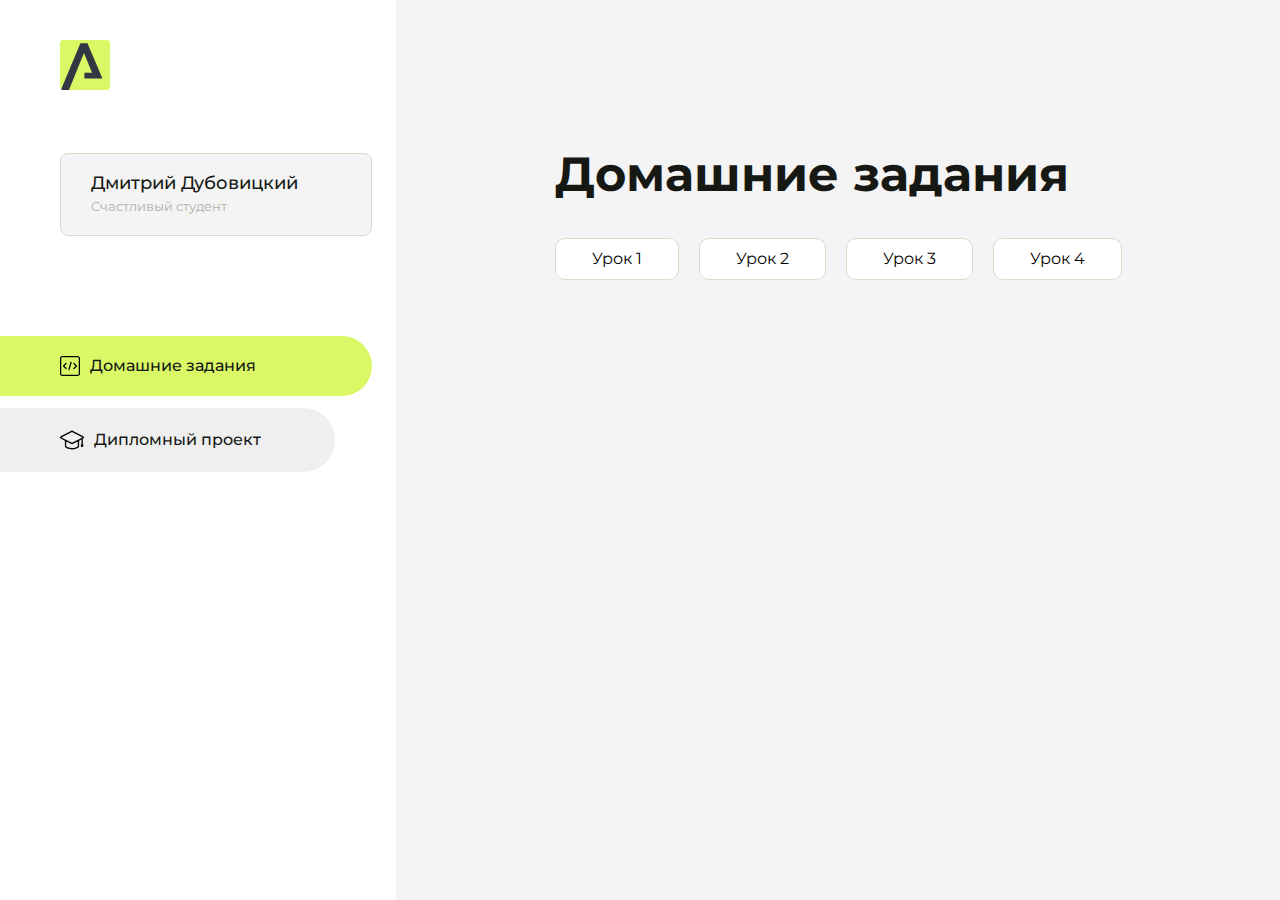
<file: index.html>
<!DOCTYPE html>
<html lang="en">
<head>
    <meta charset="UTF-8">
    <meta name="viewport" content="width=device-width, initial-scale=1.0">
    <title>Домашняя работа</title>
    <link rel="shortcut icon" href="src/logo.ico" type="image/x-icon">
    <link rel="preconnect" href="https://fonts.googleapis.com">
    <link rel="preconnect" href="https://fonts.gstatic.com" crossorigin>
    <link href="https://fonts.googleapis.com/css2?family=Montserrat:wght@400;500;700&family=Rubik:wght@500&display=swap"
          rel="stylesheet">
    <link rel="stylesheet" href="src/style.css">
</head>
<body id="body">
<div class="overlay" id="overlay"></div>
<div class="layout">
    <div class="burger" id="burger">
        <svg viewBox="0 0 24 24" fill="none" xmlns="http://www.w3.org/2000/svg">
            <g id="SVGRepo_bgCarrier" stroke-width="0"></g>
            <g id="SVGRepo_tracerCarrier" stroke-linecap="round" stroke-linejoin="round"></g>
            <g id="SVGRepo_iconCarrier">
                <path d="M4 18L20 18" stroke="#DAF765" stroke-width="2" stroke-linecap="round"></path>
                <path d="M4 12L20 12" stroke="#DAF765" stroke-width="2" stroke-linecap="round"></path>
                <path d="M4 6L20 6" stroke="#DAF765" stroke-width="2" stroke-linecap="round"></path>
            </g>
        </svg>
    </div>
    <aside class="sidebar" id="sidebar">
        <div class="sidebar__inner">
            <div class="logo">
                <svg width="50" height="50" viewBox="0 0 50 50" fill="none" xmlns="http://www.w3.org/2000/svg">
                    <g clip-path="url(#clip0_513_74730)">
                        <path d="M46.17 -0.257004H3.83C1.57281 -0.257004 -0.257 1.57281 -0.257 3.83V46.17C-0.257 48.4272 1.57281 50.257 3.83 50.257H46.17C48.4272 50.257 50.257 48.4272 50.257 46.17V3.83C50.257 1.57281 48.4272 -0.257004 46.17 -0.257004Z"
                              fill="#DAF765"/>
                        <path d="M24.375 38.4H42.461L27.441 3.1585H20.4355C20.4355 3.1585 6.7895 35.881 1.1945 49.294C2.015 50.0275 3.0945 50.257 3.6945 50.257H8.8445L23.954 13.07L32.0465 32.8285H24.375V38.4Z"
                              fill="#323843"/>
                    </g>
                    <defs>
                        <clipPath id="clip0_513_74730">
                            <rect width="50" height="50" fill="white"/>
                        </clipPath>
                    </defs>
                </svg>
            </div>
            <div class="sidebar__user">
                <div class="sidebar__name">Дмитрий Дубовицкий</div>
                <div class="sidebar__text">Счастливый студент</div>
            </div>
            <div class="sidebar__tabs">
                <div class="sidebar__item">
                    <button class="sidebar__button active" id="tasks">
                        <svg xmlns="http://www.w3.org/2000/svg" width="20" height="20" viewBox="0 0 20 20" fill="none">
                            <g clip-path="url(#clip0_704_74543)">
                                <path d="M17.7083 20H2.29167C1.0275 20 0 18.9725 0 17.7083V2.29167C0 1.0275 1.0275 0 2.29167 0H17.7083C18.9725 0 20 1.0275 20 2.29167V17.7083C20 18.9725 18.9725 20 17.7083 20ZM2.29167 1.25C1.7175 1.25 1.25 1.7175 1.25 2.29167V17.7083C1.25 18.2825 1.7175 18.75 2.29167 18.75H17.7083C18.2825 18.75 18.75 18.2825 18.75 17.7083V2.29167C18.75 1.7175 18.2825 1.25 17.7083 1.25H2.29167Z"
                                      fill="black"/>
                                <path d="M6.04167 13.125C5.88167 13.125 5.72167 13.0642 5.6 12.9417L3.1 10.4417C2.85583 10.1975 2.85583 9.80167 3.1 9.5575L5.6 7.0575C5.84417 6.81333 6.24 6.81333 6.48417 7.0575C6.72833 7.30167 6.72833 7.6975 6.48417 7.94167L4.42583 10L6.48417 12.0583C6.72833 12.3025 6.72833 12.6983 6.48417 12.9425C6.36167 13.0642 6.20167 13.125 6.04167 13.125Z"
                                      fill="black"/>
                                <path d="M8.95833 14.1667C8.9 14.1667 8.84 14.1583 8.78167 14.1417C8.45083 14.0442 8.26083 13.6967 8.35833 13.3658L10.4417 6.28251C10.5392 5.95084 10.8892 5.76417 11.2175 5.85917C11.5483 5.95667 11.7383 6.30417 11.6408 6.63501L9.5575 13.7183C9.47833 13.9908 9.22833 14.1667 8.95833 14.1667Z"
                                      fill="black"/>
                                <path d="M13.9583 13.125C13.7983 13.125 13.6383 13.0642 13.5167 12.9417C13.2725 12.6975 13.2725 12.3017 13.5167 12.0575L15.575 9.99916L13.5167 7.94083C13.2725 7.69666 13.2725 7.30083 13.5167 7.05666C13.7608 6.81249 14.1567 6.81249 14.4008 7.05666L16.9008 9.55666C17.145 9.80083 17.145 10.1967 16.9008 10.4408L14.4008 12.9408C14.2783 13.0642 14.1183 13.125 13.9583 13.125Z"
                                      fill="black"/>
                            </g>
                            <defs>
                                <clipPath id="clip0_704_74543">
                                    <rect width="20" height="20" fill="white"/>
                                </clipPath>
                            </defs>
                        </svg>
                        <span>Домашние задания</span></button>
                </div>
                <div class="sidebar__item">
                    <button class="sidebar__button" id="diplom">
                        <svg xmlns="http://www.w3.org/2000/svg" width="24" height="24" viewBox="0 0 24 24" fill="none">
                            <g clip-path="url(#clip0_704_74553)">
                                <path d="M23.2628 10.5971C23.7176 10.365 24 9.90375 24 9.39337C24 8.883 23.7176 8.42175 23.2628 8.18962L12.6135 2.75362C12.2291 2.55824 11.7705 2.55787 11.3854 2.75399L0.736875 8.19C0.282375 8.42175 0 8.883 0 9.39337C0 9.90375 0.282375 10.365 0.736875 10.5971L4.89038 12.7177V18.2074C4.89038 19.8154 8.412 21.393 12 21.393C15.5884 21.393 19.1096 19.815 19.1096 18.2074V12.7174L21.4609 11.517V15.8017L20.901 17.2305C20.7409 17.6389 20.7934 18.0994 21.0405 18.4616C21.2876 18.8246 21.6979 19.041 22.1366 19.041C22.5754 19.041 22.9852 18.8246 23.2324 18.462C23.4795 18.099 23.532 17.6385 23.3719 17.2301L22.8124 15.8021V10.827L23.2628 10.5971ZM17.7623 18.1721C17.6198 18.6375 15.3491 20.0419 12 20.0419C8.65088 20.0419 6.38025 18.6375 6.2415 18.2074V12.3037L6.23887 12.3019C6.23812 12.057 6.1065 11.8207 5.87325 11.7019L1.3515 9.39337L12 3.95737L22.6489 9.39337L12 14.8294L5.87325 11.7019C5.54063 11.5331 4.6695 11.6674 4.5 12C4.33012 12.3322 4.55813 12.5479 4.89038 12.7177L11.3857 16.0331C11.5781 16.1314 11.7889 16.1805 12 16.1805C12.2107 16.1805 12.4222 16.1314 12.6146 16.0331L17.7593 13.407L17.7623 18.1721Z"
                                      fill="black"/>
                            </g>
                            <defs>
                                <clipPath id="clip0_704_74553">
                                    <rect width="24" height="24" fill="white"/>
                                </clipPath>
                            </defs>
                        </svg>
                        <span>Дипломный проект</span></button>
                </div>
            </div>
        </div>

    </aside>
    <div class="content">
        <div class="container">
            <div class="content__block" id="tasksBlock">
                <div class="content__title">Домашние задания</div>
                <ul class="content__list">
                    <li class="content__list-item">
                        <a href="Teach/index.html">Урок 1</a>
                    </li>
                     <li class="content__list-item">
                        <a href="info/index.html">Урок 2</a>
                    </li>
                      <li class="content__list-item">
                        <a href="homework/index.html">Урок 3</a>
                    </li>
                     <li class="content__list-item">
                        <a href="css/index.html">Урок 4</a>
                    </li>
                </ul>
            </div>
            <div class="content__block hidden" id="diplomBlock">
                <div class="content__title">Дипломный проект</div>
                <div class="content__list-diplom">
                    <a href="ПАПКА-С-НОМЕРОМ-УРОКА">Ссылка на ДЗ</a>
                </div>
                <div class="content__decor">
                    <div class="content__decor-text">Давай проверим, чему ты научился!</div>
                    <div class="content__decor-img">
                        <img src="src/decor.png" alt="decor">
                    </div>
                </div>
            </div>
        </div>
    </div>
</div>
<script src="src/index.js"></script>
</body>
</html>
</file>
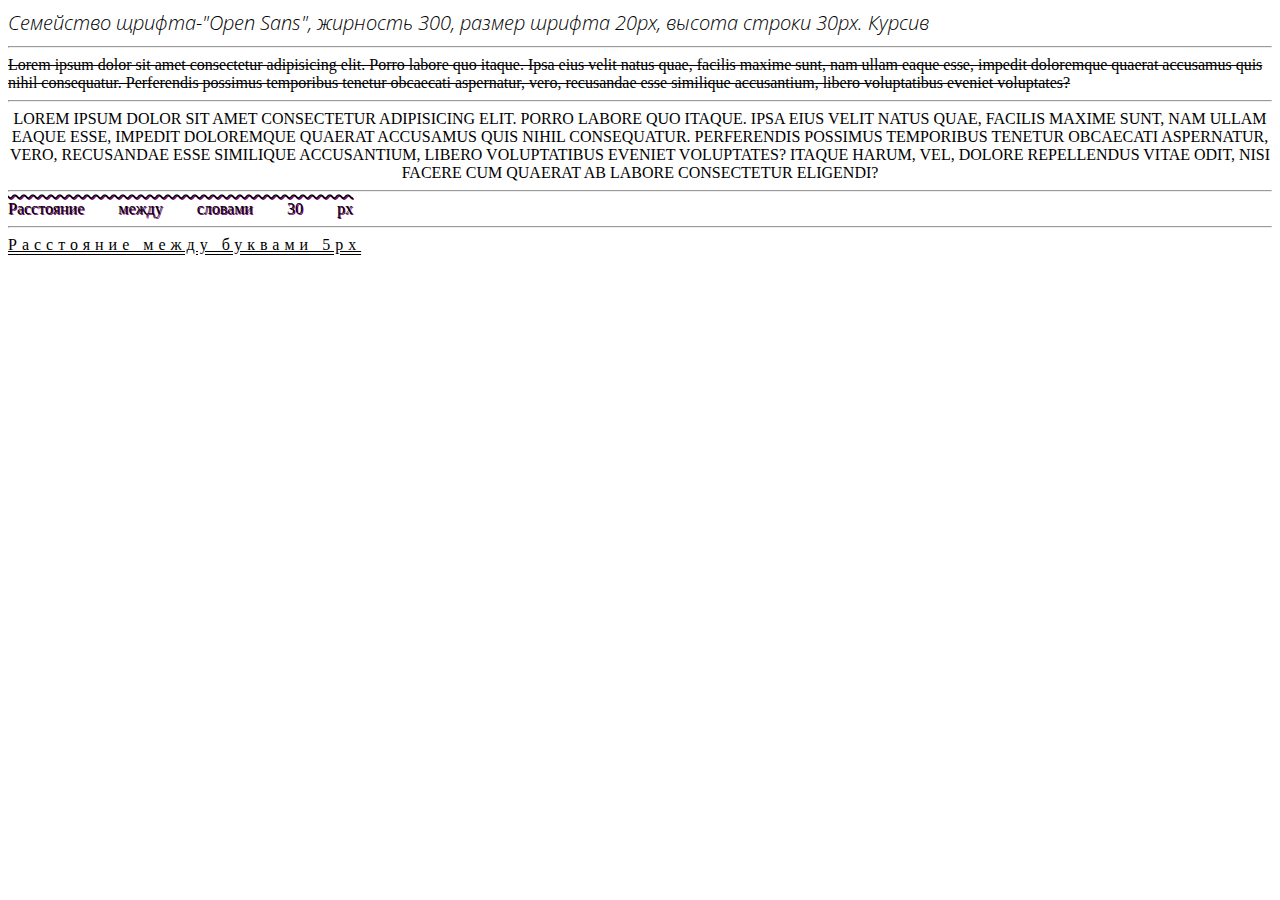
<file: css/index.html>
<!DOCTYPE html>
<html lang="en">

<head>
    <meta charset="UTF-8">
    <meta name="viewport" content="width=device-width, initial-scale=1.0">
    <title>Document</title>
    <link rel="preconnect" href="https://fonts.googleapis.com">
    <link rel="preconnect" href="https://fonts.gstatic.com" crossorigin>
    <link href="https://fonts.googleapis.com/css2?family=Open+Sans:ital,wght@0,300..800;1,300..800&display=swap"
        rel="stylesheet">
    <link rel="stylesheet" href="./css/style.css">
</head>

<body>
    <div class="some-text">
        Семейство щрифта-"Open Sans", жирность 300, размер шрифта 20px, высота строки 30px. Курсив
    </div>
    <hr>

    <div class="block">
        Lorem ipsum dolor sit amet consectetur adipisicing elit. Porro labore quo itaque. Ipsa eius velit natus quae,
        facilis maxime sunt, nam ullam eaque esse, impedit doloremque quaerat accusamus quis nihil consequatur.
        Perferendis possimus temporibus tenetur obcaecati aspernatur, vero, recusandae esse similique accusantium,
        libero voluptatibus eveniet voluptates? 
    </div>
    <hr>

    <div class="slick">
        Lorem ipsum dolor sit amet consectetur adipisicing elit. Porro labore quo itaque. Ipsa eius velit natus quae,
        facilis maxime sunt, nam ullam eaque esse, impedit doloremque quaerat accusamus quis nihil consequatur.
        Perferendis possimus temporibus tenetur obcaecati aspernatur, vero, recusandae esse similique accusantium,
        libero voluptatibus eveniet voluptates? Itaque harum, vel, dolore repellendus vitae odit, nisi facere cum
        quaerat ab labore consectetur eligendi?
    </div>
    <hr>

    <div class="my">
        Расстояние между словами 30 px
    </div>
    <hr>

    <div class="salt">
        Расстояние между буквами 5px
    </div>
</body>

</html>
</file>
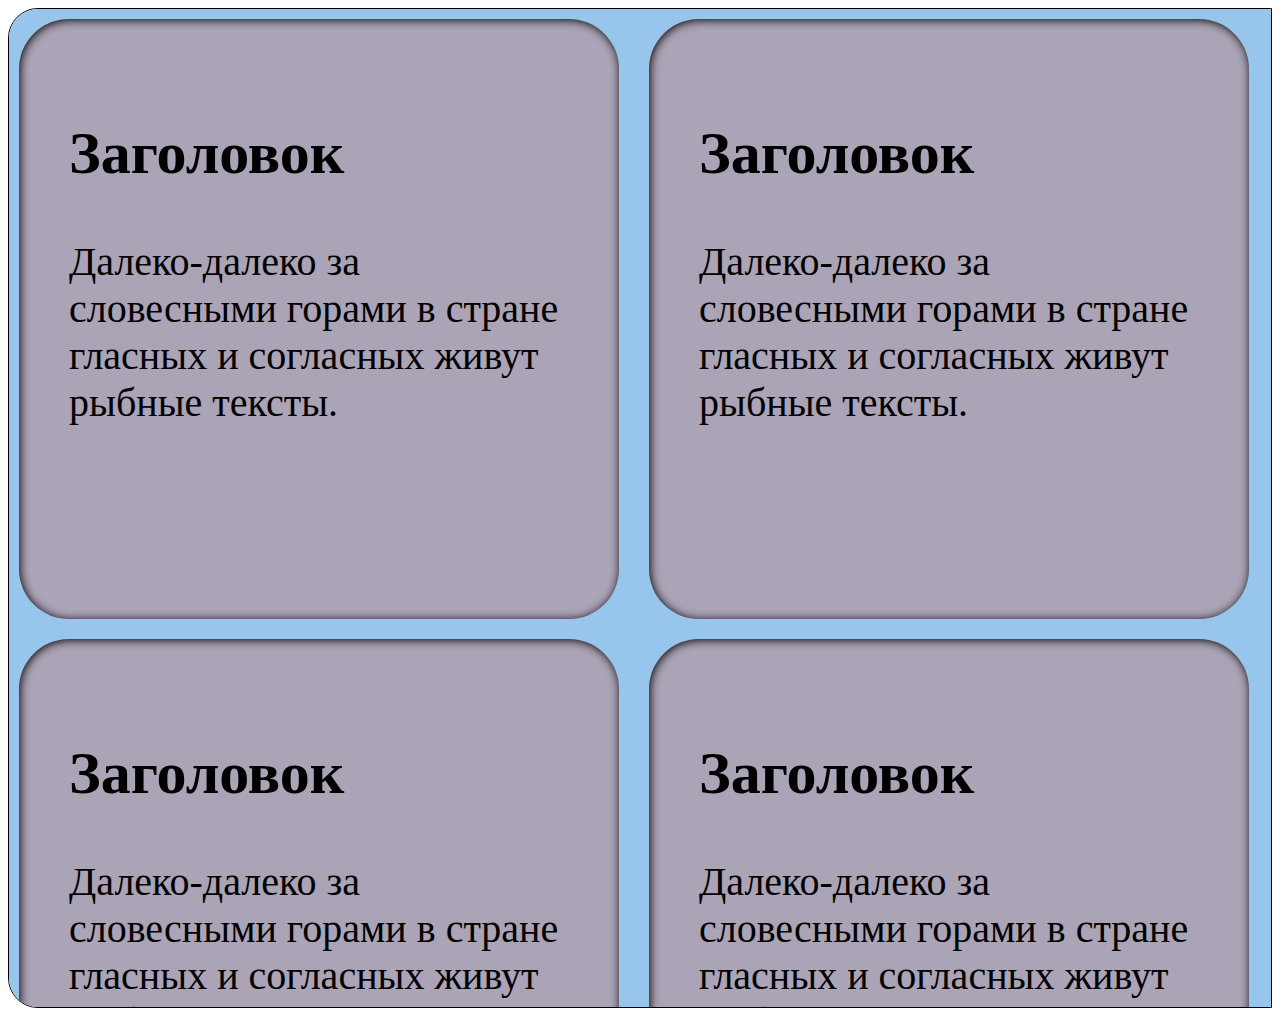
<file: Easy CSS/index.html>
<!DOCTYPE html>
<html lang="en">
<head>
    <meta charset="UTF-8">
    <meta name="viewport" content="width=device-width, initial-scale=1.0">
    <title>Document</title>
    <link rel="stylesheet" href="./css/style.css">
</head>
<body>
    <div class="block">
        <div class="border">
            <h2>Заголовок</h2>
            Далеко-далеко за словесными горами в стране гласных и согласных живут рыбные тексты.
        </div>
        <div class="border">
            <h2>Заголовок</h2>
            Далеко-далеко за словесными горами в стране гласных и согласных живут рыбные тексты.
        </div>
        <div class="border">
            <h2>Заголовок</h2>
            Далеко-далеко за словесными горами в стране гласных и согласных живут рыбные тексты.
        </div>
        <div class="border">
            <h2>Заголовок</h2>
            Далеко-далеко за словесными горами в стране гласных и согласных живут рыбные тексты.
        </div>
        <div class="border">
            <h2>Заголовок</h2>
            Далеко-далеко за словесными горами в стране гласных и согласных живут рыбные тексты.
        </div>
        <div class="border">
            <h2>Заголовок</h2>
            Далеко-далеко за словесными горами в стране гласных и согласных живут рыбные тексты.
        </div>
        <div class="border">
            <h2>Заголовок</h2>
            Далеко-далеко за словесными горами в стране гласных и согласных живут рыбные тексты.
        </div>
        <div class="border">
            <h2>Заголовок</h2>
            Далеко-далеко за словесными горами в стране гласных и согласных живут рыбные тексты.
        </div>
        <div class="border">
            <h2>Заголовок</h2>
            Далеко-далеко за словесными горами в стране гласных и согласных живут рыбные тексты.
        </div>
        <div class="border">
            <h2>Заголовок</h2>
            Далеко-далеко за словесными горами в стране гласных и согласных живут рыбные тексты.
        </div>
        <div class="border">
            <h2>Заголовок</h2>
            Далеко-далеко за словесными горами в стране гласных и согласных живут рыбные тексты.
        </div>
    </div>
</body>
</html>
</file>
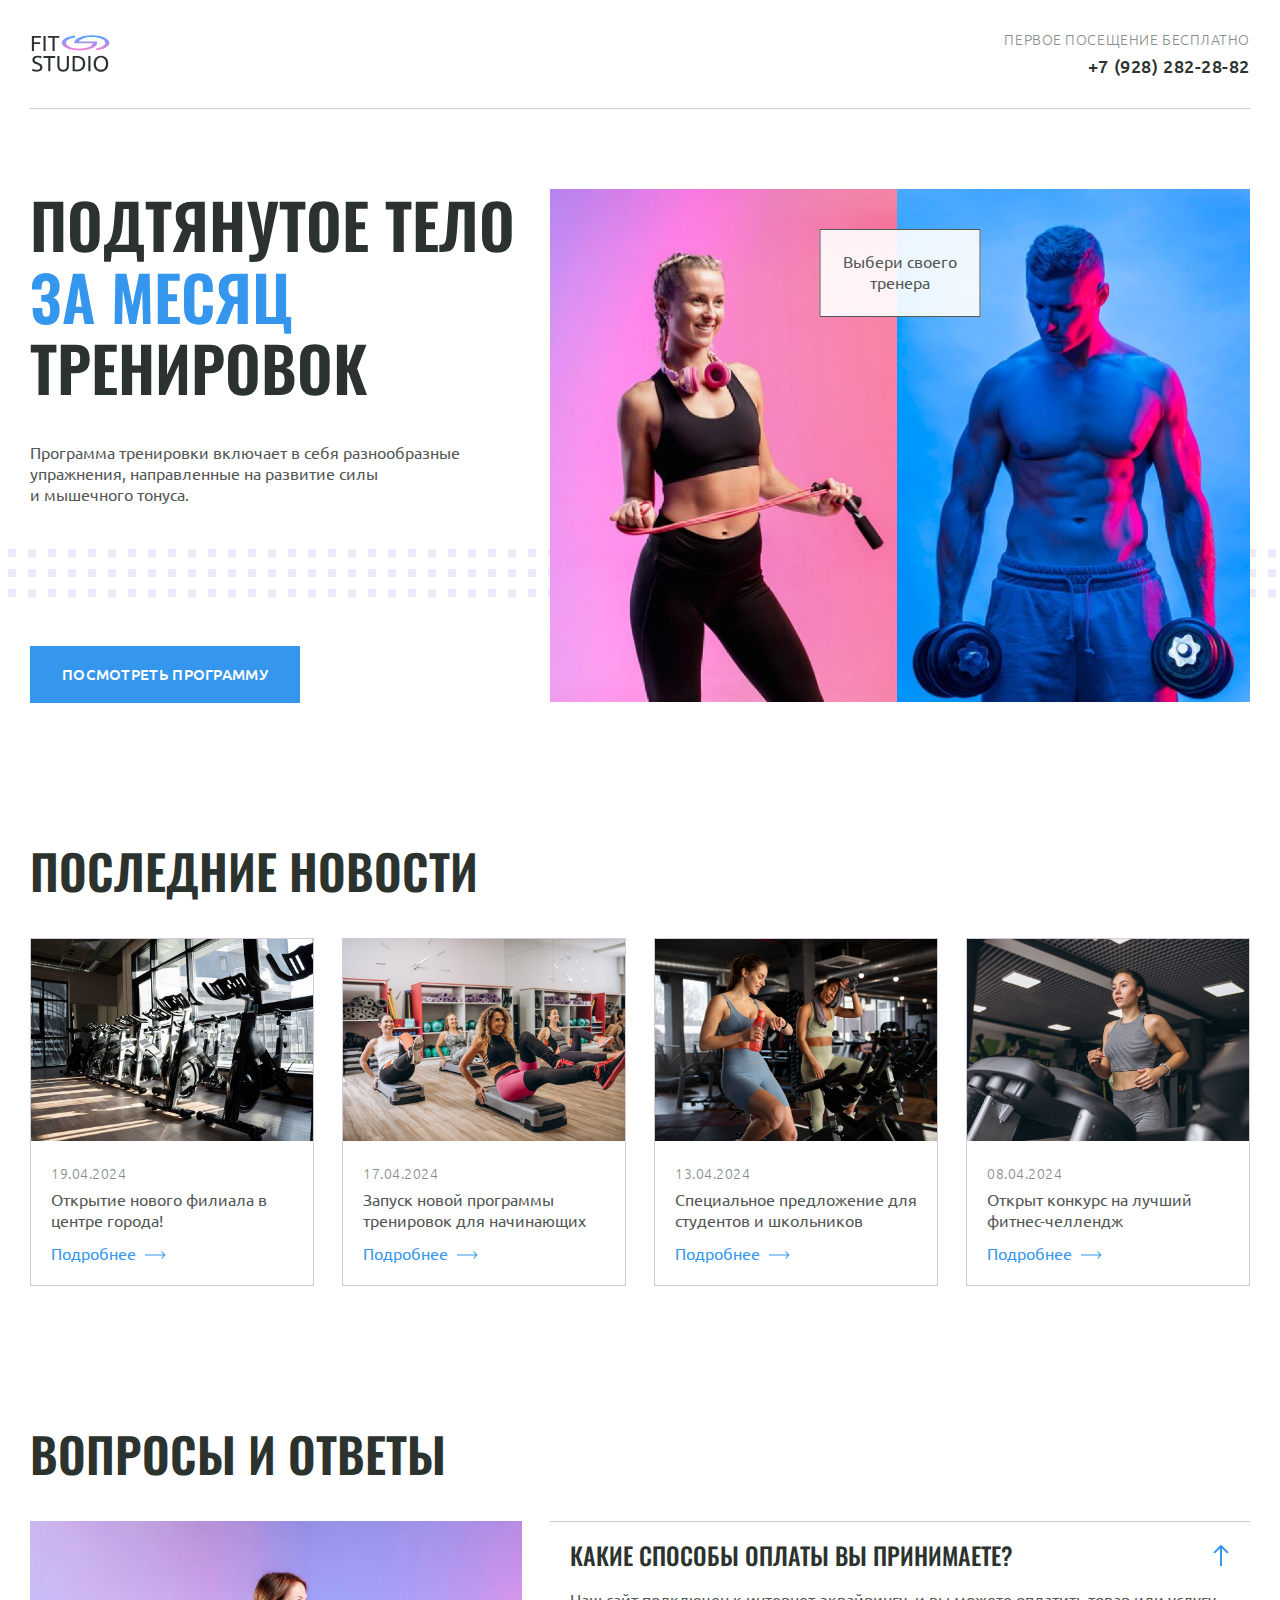
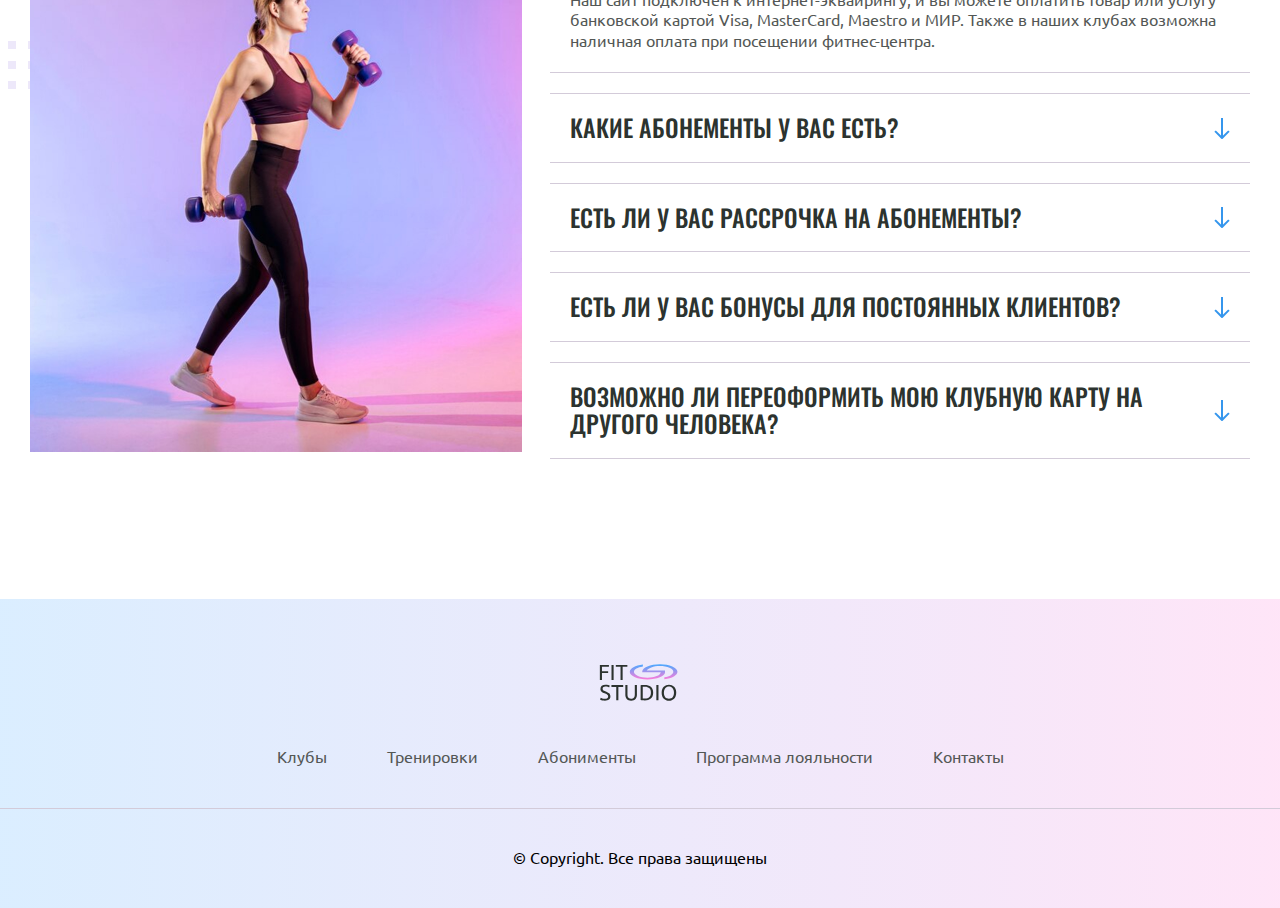
<file: fit-studio-b/index.html>
<!doctype html>
<html lang="ru" class="home-page">
  <head>
    <meta charset="UTF-8" />
    <meta name="viewport" content="width=device-width, initial-scale=1.0" />
    <title>Fit Studio - Главная</title>
    <link rel="stylesheet" href="./css/normalize.css" />
    <link rel="stylesheet" href="./css/fonts.css" />
    <link rel="stylesheet" href="./css/globals.css" />
    <link rel="stylesheet" href="./css/header.css" />
    <link rel="stylesheet" href="./css/index.css" />
    <link rel="stylesheet" href="./css/footer.css">
    <link
      rel="icon"
      href="./images/favicon-icon.svg"
      type="image/svg+xml"
      sizes="128x128"
    />
  </head>
  <body>
    <header class="header">
      <div class="container">
        <div class="header__inner">
          <a class="header__logo" href="/">
            <img class="header__logo-img" src="./images/logo-icon.svg" width="84" height="45" alt="Логотип Fit-Studio" />
          </a>
        <div class="header__phone text-sub">
          <p class="header__phone-text">Первое посещение бесплатно</p>
          <a class="header__phone-link" href="tel:+79282822882">+7 (928) 282-28-82</a>
        </div>
      </div>
    </header>
    <section class="hero section decor">
      <div class="container hero__container">
        <div class="hero__info">
          <h1 class="hero__title">Подтянутое тело <strong class="hero__title-accent">за месяц</strong> тренировок</h1>
          <p class="hero__text text">Программа тренировки включает в себя разнообразные упражнения, направленные на развитие силы и мышечного тонуса.</p>
          <a href="#" class="hero__show-program button" tabindex="1">Посмотреть программу</a>
        </div>
        <div class="hero__images">
          <p class="text hero__choose">Выбери своего тренера</p>
          <img class="hero__img" src="./images/sw-img.jpg" alt="Спортивная девушка держит в руках скакалку" width="347" height="513">
          <img class="hero__img hero__img--man"  src="./images/sm-img.jpg" alt="Спортивный мужчина держит в руках гантели" width="353" height="513">
        </div>
      </div>
    </section>
    <section class="news">
      <div class="container">
        <h2 class="nerws__title title-large">Последние новости</h2>
        <div class="news__container">
          <article class="news__article">
            <header class="news__header">
              <img class="news__img" src="./news/news-img-1.jpg" width="284" height="203" alt="Велотренажеры в спорт. зале">
              <div class="news__info">
                <time class="news__date text-sub" datetime="2024-04-19">
                  19.04.2024
                </time>
                <h3 class="news__title-small text">Открытие нового филиала в центре города!</h3>
              </div>
            </header>
            <footer class="news__footer">
              <a class="news__link" href="article.html">Подробнее</a>
            </footer>
          </article>
          <article class="news__article">
            <header class="news__header">
              <img class="news-img" src="./news/news-img-2.jpg" width="284" height="203" alt="Группа женщин выполняет упражнение велосипед">
              <div class="news__info">
                <time class="news__date text-sub" datetime="2024-04-17">
                  17.04.2024
                </time>
                <h3 class="news__title-small text">Запуск новой программы тренировок для начинающих</h3>
              </div>
            </header>
            <footer class="news__footer">
              <a class="news__link" href="article.html">Подробнее</a>
            </footer>
          </article>
          <article class="news__article">
            <header class="news__header">
              <img class="news__img" src="./news/news-img-3.jpg" width="284" height="203" alt="Две девушки занимаются на велотренажере">
              <div class="news__info">
                <time class="news__date text-sub" datetime="2024-04-13">
                  13.04.2024
                </time>
                <h3 class="news__title-small text">Специальное предложение для студентов и школьников</h3>
              </div>
            </header>
            <footer class="news__footer">
              <a class="news__link" href="article.html">Подробнее</a>
            </footer>
          </article>
          <article class="news__article">
            <header class="news__header">
              <img class="news__img" src="./news/news-img-4.jpg" width="284" height="203" alt="Девушка занимается на беговой дорожке">
              <div class="news__info">
                <time class="news__date text-sub" datetime="2024-04-08">
                  08.04.2024
                </time>
                <h3 class="news__title-small text">Открыт конкурс на лучший фитнес-челлендж</h3>
              </div>
            </header>
            <footer class="news__footer">
              <a class="news__link" href="article.html">Подробнее</a>
            </footer>
          </article>
        </div>
      </div>
    </section>
    <section class="faq section decor">
      <div class="container">
        <h2 class="faq__title title-large">Вопросы и ответы</h2>
        <div class="faq__container">
          <img class="faq__img" src="./images/FAQ-img.jpg" width="492" height="531" alt="Девушка выполняет упражнения с гантелями">
          <div>
            <details class="faq__details" name="faq" open>
              <summary class="faq__summary title-medium">Какие способы оплаты вы принимаете?</summary>
              <p class="faq__text text">Наш сайт подключен к интернет-эквайрингу, и вы можете оплатить товар или услугу банковской картой Visa, MasterCard, Maestro и МИР.
 Также в наших клубах возможна наличная оплата при посещении фитнес-центра.</p>
            </details>
            <details class="faq__details" name="faq">
              <summary class="faq__summary title-medium">Какие абонементы у вас есть?</summary>
              <p class="faq__text text">Наш сайт подключен к интернет-эквайрингу, и вы можете оплатить товар или услугу банковской картой Visa, MasterCard, Maestro и МИР.
 Также в наших клубах возможна наличная оплата при посещении фитнес-центра.</p>
            </details>            
            <details class="faq__details" name="faq">
              <summary class="faq__summary title-medium">Есть ли у вас рассрочка на абонементы?</summary>
              <p class="faq__text text">Наш сайт подключен к интернет-эквайрингу, и вы можете оплатить товар или услугу банковской картой Visa, MasterCard, Maestro и МИР.
 Также в наших клубах возможна наличная оплата при посещении фитнес-центра.</p>
            </details>            
            <details class="faq__details" name="faq">
              <summary class="faq__summary title-medium">Есть ли у вас бонусы для постоянных клиентов?</summary>
              <p class="faq__text text">Наш сайт подключен к интернет-эквайрингу, и вы можете оплатить товар или услугу банковской картой Visa, MasterCard, Maestro и МИР.
 Также в наших клубах возможна наличная оплата при посещении фитнес-центра.</p>
            </details>            
            <details class="faq__details" name="faq">
              <summary class="faq__summary title-medium">Возможно ли переоформить мою клубную карту на другого человека?</summary>
              <p class="faq__text text">Наш сайт подключен к интернет-эквайрингу, и вы можете оплатить товар или услугу банковской картой Visa, MasterCard, Maestro и МИР.
 Также в наших клубах возможна наличная оплата при посещении фитнес-центра.</p>
            </details>
          </div>
        </div>
      </div>
    </section>
    <footer class="footer">
      <div class="footer__top">
        <div class="container">
          <a class="footer__logo" href="/">
            <img class="footer__img" src="./images/logo-icon.svg" width="84" height="45" alt="Логотип Fit-Studio" />
          </a>
          <nav class="footer__menu">
            <ul class="footer__list">
              <li class="footer__numder"><a class="footer__link" href="#">Клубы</a></li>
              <li class="footer__numder"><a class="footer__link" href="#">Тренировки</a></li>
              <li class="footer__numder"><a class="footer__link" href="#">Абонименты</a></li>
              <li class="footer__numder"><a class="footer__link" href="#">Программа лояльности</a></li>
              <li class="footer__numder"><a class="footer__link" href="#">Контакты</a></li>
            </ul>
          </nav>
          </div>
      </div>
    <div class="container">
      <p class="footer-copyright">&copy; Copyright. Все права защищены</p>
    </div>
    </footer>
  </body>
</html>
</file>
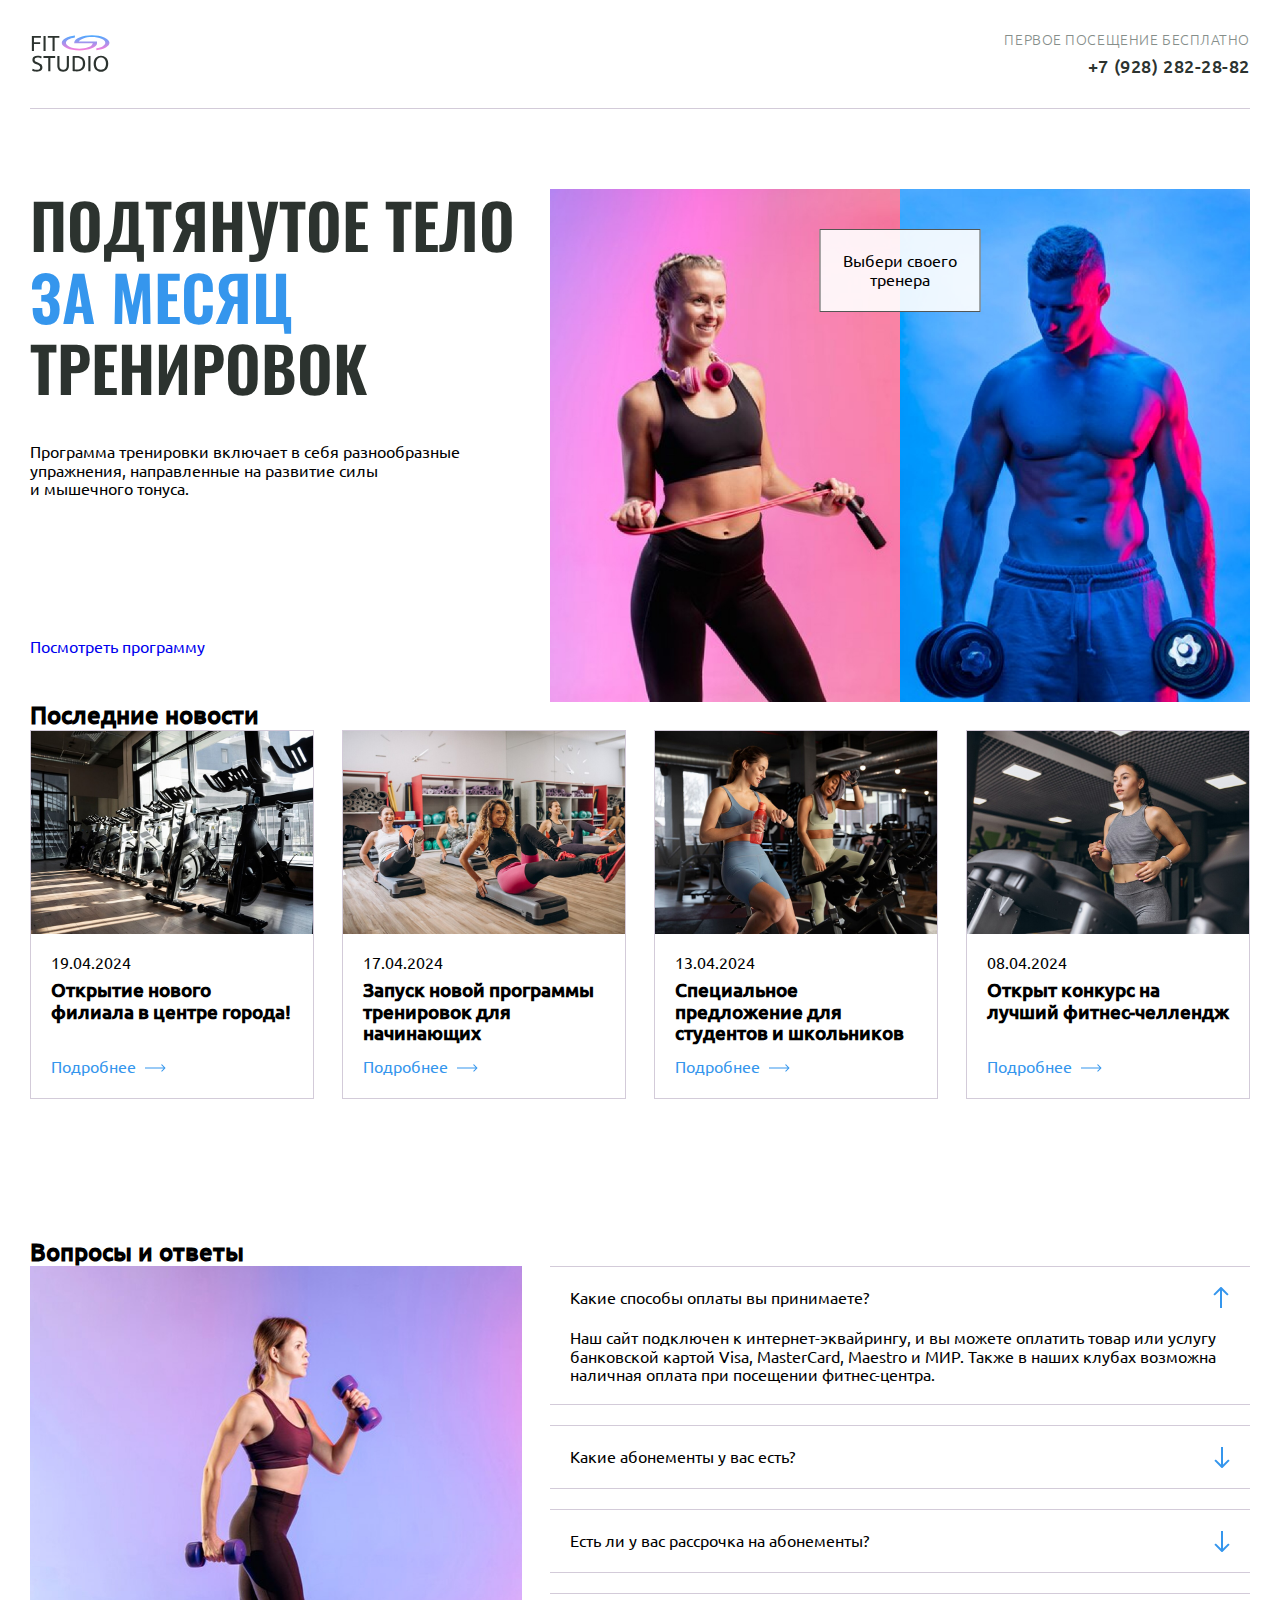
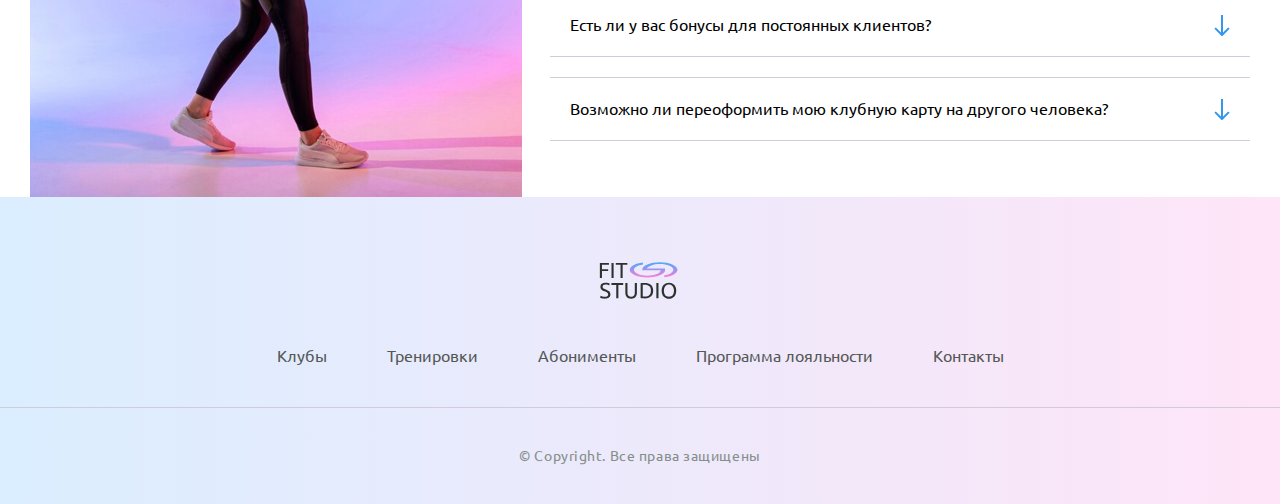
<file: fit-studio-hf/index.html>
<!doctype html>
<html lang="ru" class="home-page">
  <head>
    <meta charset="UTF-8" />
    <meta name="viewport" content="width=device-width, initial-scale=1.0" />
    <title>Fit Studio - Главная</title>
    <link rel="stylesheet" href="./css/normalize.css" />
    <link rel="stylesheet" href="./css/fonts.css" />
    <link rel="stylesheet" href="./css/globals.css" />
    <link rel="stylesheet" href="./css/header.css" />
    <link rel="stylesheet" href="./css/index.css" />
    <link rel="stylesheet" href="./css/footer.css">
    <link
      rel="icon"
      href="./images/favicon-icon.svg"
      type="image/svg+xml"
      sizes="128x128"
    />
  </head>
  <body>
    <header class="header">
      <div class="container">
        <div class="header-inner">
          <a href="/">
            <img src="./images/logo-icon.svg" width="84" height="45" alt="Логотип Fit-Studio" />
          </a>
        <div class="phone text-sub">
          <p class="phone-text">Первое посещение бесплатно</p>
          <a class="phone-link" href="tel:+79282822882">+7 (928) 282-28-82</a>
        </div>
      </div>
    </header>
    <section class="hero section decor">
      <div class="container hero-container">
        <div class="hero-info">
          <h1>Подтянутое тело <strong>за месяц</strong> тренировок</h1>
          <p class="text">Программа тренировки включает в себя разнообразные упражнения, направленные на развитие силы и мышечного тонуса.</p>
          <a href="#" class="button" tabindex="1">Посмотреть программу</a>
        </div>
        <div class="hero-images">
          <p class="text hero-choose">Выбери своего тренера</p>
          <img src="./images/sw-img.jpg" alt="Спортивная девушка держит в руках скакалку" width="347" height="513">
          <img src="./images/sm-img.jpg" alt="Спортивный мужчина держит в руках гантели" width="353" height="513">
        </div>
      </div>
    </section>
    <section class="news">
      <div class="container">
        <h2 class="title-large">Последние новости</h2>
        <div class="news-container">
          <article class="news-article">
            <header>
              <img src="./news/news-img-1.jpg" width="284" height="203" alt="Велотренажеры в спорт. зале">
              <div class="news-info">
                <time class="news-date text-sub" datetime="2024-04-19">
                  19.04.2024
                </time>
                <h3 class="text">Открытие нового филиала в центре города!</h3>
              </div>
            </header>
            <footer>
              <a class="news-link" href="article.html">Подробнее</a>
            </footer>
          </article>
          <article class="news-article">
            <header>
              <img src="./news/news-img-2.jpg" width="284" height="203" alt="Группа женщин выполняет упражнение велосипед">
              <div class="news-info">
                <time class="news-date text-sub" datetime="2024-04-17">
                  17.04.2024
                </time>
                <h3 class="text">Запуск новой программы тренировок для начинающих</h3>
              </div>
            </header>
            <footer>
              <a class="news-link" href="article.html">Подробнее</a>
            </footer>
          </article>
          <article class="news-article">
            <header>
              <img src="./news/news-img-3.jpg" width="284" height="203" alt="Две девушки занимаются на велотренажере">
              <div class="news-info">
                <time class="news-date text-sub" datetime="2024-04-13">
                  13.04.2024
                </time>
                <h3 class="text">Специальное предложение для студентов и школьников</h3>
              </div>
            </header>
            <footer>
              <a class="news-link" href="article.html">Подробнее</a>
            </footer>
          </article>
          <article class="news-article">
            <header>
              <img src="./news/news-img-4.jpg" width="284" height="203" alt="Девушка занимается на беговой дорожке">
              <div class="news-info">
                <time class="news-date text-sub" datetime="2024-04-08">
                  08.04.2024
                </time>
                <h3 class="text">Открыт конкурс на лучший фитнес-челлендж</h3>
              </div>
            </header>
            <footer>
              <a class="news-link" href="article.html">Подробнее</a>
            </footer>
          </article>
        </div>
      </div>
    </section>
    <section class="faq section decor">
      <div class="container">
        <h2 class="title-large">Вопросы и ответы</h2>
        <div class="faq-container">
          <img src="./images/FAQ-img.jpg" width="492" height="531" alt="Девушка выполняет упражнения с гантелями">
          <div>
            <details name="faq" open>
              <summary class="title-medium">Какие способы оплаты вы принимаете?</summary>
              <p class="text">Наш сайт подключен к интернет-эквайрингу, и вы можете оплатить товар или услугу банковской картой Visa, MasterCard, Maestro и МИР.
 Также в наших клубах возможна наличная оплата при посещении фитнес-центра.</p>
            </details>
            <details name="faq">
              <summary class="title-medium">Какие абонементы у вас есть?</summary>
              <p class="text">Наш сайт подключен к интернет-эквайрингу, и вы можете оплатить товар или услугу банковской картой Visa, MasterCard, Maestro и МИР.
 Также в наших клубах возможна наличная оплата при посещении фитнес-центра.</p>
            </details>            
            <details name="faq">
              <summary class="title-medium">Есть ли у вас рассрочка на абонементы?</summary>
              <p class="text">Наш сайт подключен к интернет-эквайрингу, и вы можете оплатить товар или услугу банковской картой Visa, MasterCard, Maestro и МИР.
 Также в наших клубах возможна наличная оплата при посещении фитнес-центра.</p>
            </details>            
            <details name="faq">
              <summary class="title-medium">Есть ли у вас бонусы для постоянных клиентов?</summary>
              <p class="text">Наш сайт подключен к интернет-эквайрингу, и вы можете оплатить товар или услугу банковской картой Visa, MasterCard, Maestro и МИР.
 Также в наших клубах возможна наличная оплата при посещении фитнес-центра.</p>
            </details>            
            <details name="faq">
              <summary class="title-medium">Возможно ли переоформить мою клубную карту на другого человека?</summary>
              <p class="text">Наш сайт подключен к интернет-эквайрингу, и вы можете оплатить товар или услугу банковской картой Visa, MasterCard, Maestro и МИР.
 Также в наших клубах возможна наличная оплата при посещении фитнес-центра.</p>
            </details>
          </div>
        </div>
      </div>
    </section>
    <footer class="footer">
      <div class="footer-top">
        <div class="container">
          <a class="footer-logo" href="/">
            <img src="./images/logo-icon.svg" width="84" height="45" alt="Логотип Fit-Studio" />
          </a>
          <nav class="menu">
            <ul>
              <li><a href="#">Клубы</a></li>
              <li><a href="#">Тренировки</a></li>
              <li><a href="#">Абонименты</a></li>
              <li><a href="#">Программа лояльности</a></li>
              <li><a href="#">Контакты</a></li>
            </ul>
          </nav>
          </div>
      </div>
    <div class="container">
      <p class="copyright">&copy; Copyright. Все права защищены</p>
    </div>
    </footer>
  </body>
</html>
</file>
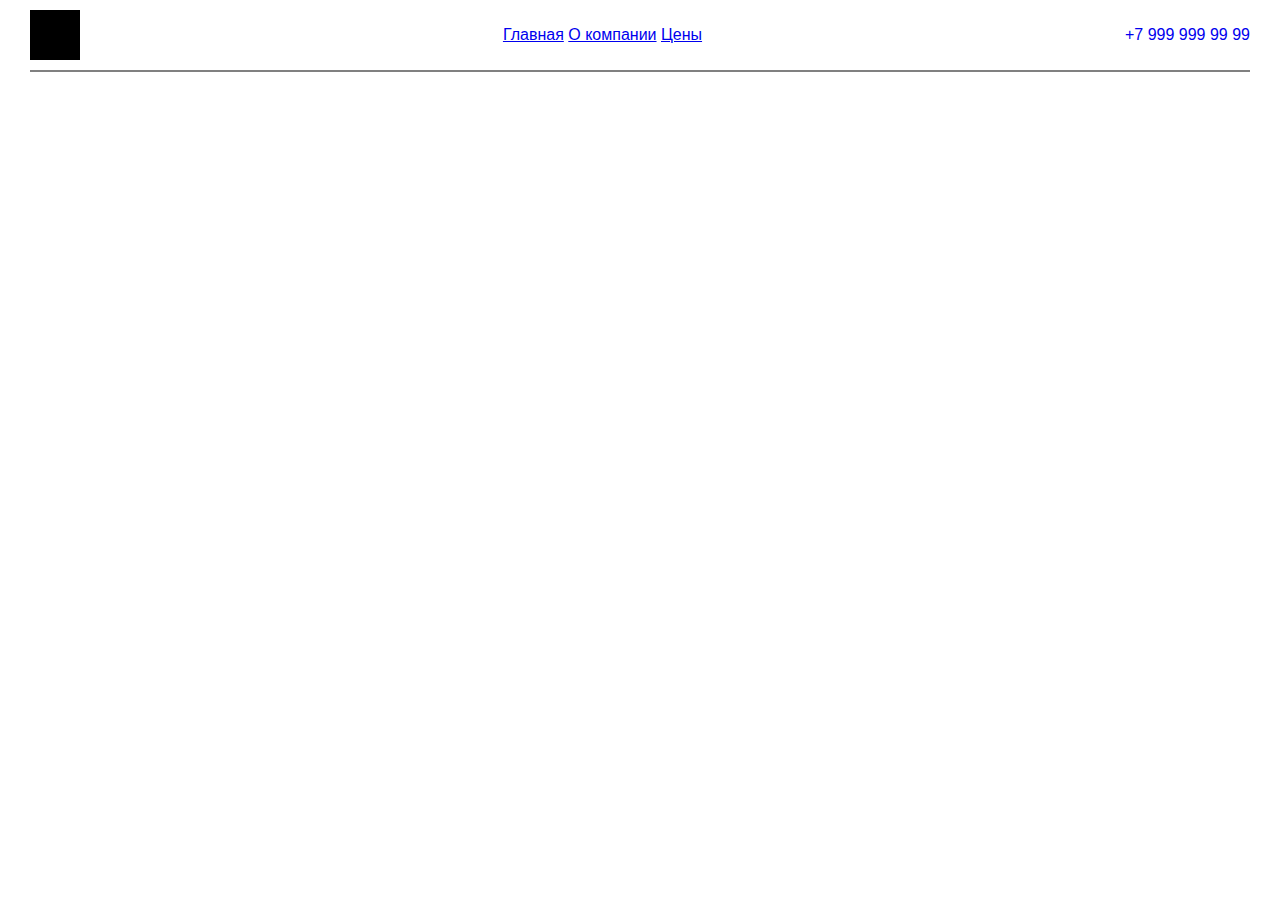
<file: flex-new/index.html>
<!doctype html>
<html lang="ru">
  <head>
    <meta charset="UTF-8" />
    <meta name="viewport" content="width=device-width, initial-scale=1.0" />
    <title>Flexbox</title>
    <link rel="stylesheet" href="./css/style.css" />
    <link rel="stylesheet" href="./css/normalize.css" />
  </head>
  <body>
    <header class="header">
      <div class="container header-container">
        <a href="#" class="logo"></a>
        <ul>
          <li><a href="#">Главная</a></li>
          <li><a href="#">О компании</a></li>
          <li><a href="#">Цены</a></li>
        </ul>
        <a href="+79999999999" class="tel">+7 999 999 99 99</a>
      </div>
    </header>
  </body>
</html>
</file>
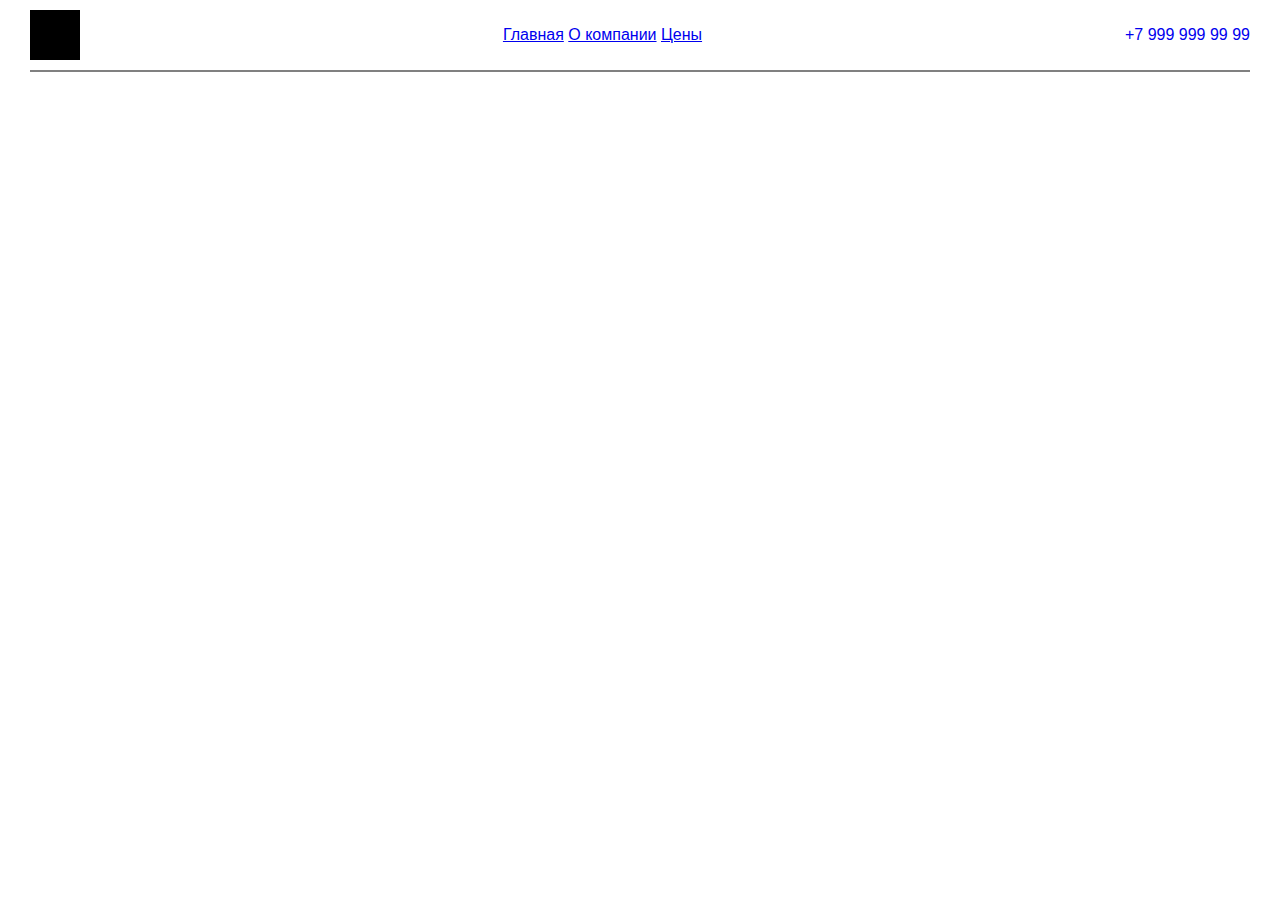
<file: flex/index.html>
<!DOCTYPE html>
<html lang="ru">
<head>
    <meta charset="UTF-8">
    <meta name="viewport" content="width=device-width, initial-scale=1.0">
    <title>Flexbox</title>
    <link rel="stylesheet" href="./css/style.css">
    <link rel="stylesheet" href="./css/normalize.css">
</head>
<body>
    <header class="header">
        <div class="container header-container">
            <a href="#" class="logo"></a>
            <ul>
                <li><a href="#">Главная</a></li>
                <li><a href="#">О компании</a></li>
                <li><a href="#">Цены</a></li>
            </ul>
            <a href="+79999999999" class="tel">+7 999 999 99 99</a>
        </div>
    </header>
</body>
</html>
</file>
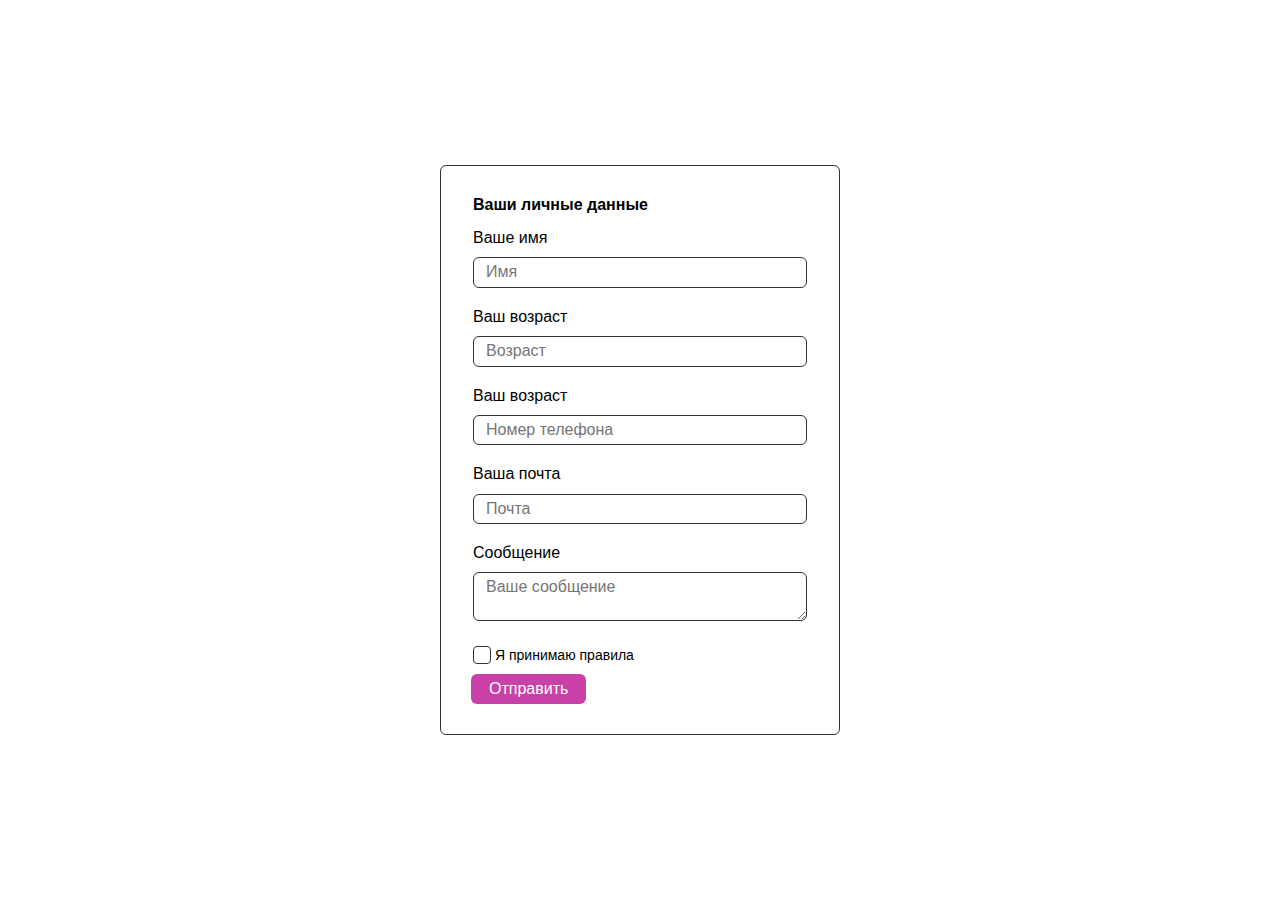
<file: form-new/index.html>
<!doctype html>
<html lang="ru">
  <head>
    <meta charset="UTF-8" />
    <meta name="viewport" content="width=device-width, initial-scale=1.0" />
    <title>Личные данные</title>
    <link rel="stylesheet" href="./CSS/style.css" />
    <link rel="stylesheet" href="./CSS/normalize.css" />
  </head>
  <body>
    <form class="form">
      <fieldset class="form-group">
        <legend class="form-group-title">Ваши личные данные</legend>
        <label class="label" for="name">Ваше имя</label>
        <input id="name" class="input" type="text" placeholder="Имя" required />
        <label class="label" for="age">Ваш возраст</label>
        <input
          id="age"
          class="input"
          type="number"
          placeholder="Возраст"
          required
        />
        <label class="label" for="phone">Ваш возраст</label>
        <input
          id="phone"
          class="input"
          type="tel"
          placeholder="Номер телефона"
          required
        />
        <label class="label" for="email">Ваша почта</label>
        <input
          id="email"
          class="input"
          type="email"
          placeholder="Почта"
          required
        />
      </fieldset>
      <fieldset class="form-group">
        <label for="message" class="label">Сообщение</label>
        <textarea
          name="message"
          id="message"
          class="textarea"
          placeholder="Ваше сообщение"
          required
        ></textarea>
        <label class="label checkbox-label">
          <input class="checkbox" type="checkbox" required />
          <span class="checkbox-text">Я принимаю правила</span>
        </label>
      </fieldset>
      <button class="button">Отправить</button>
    </form>
  </body>
</html>
</file>
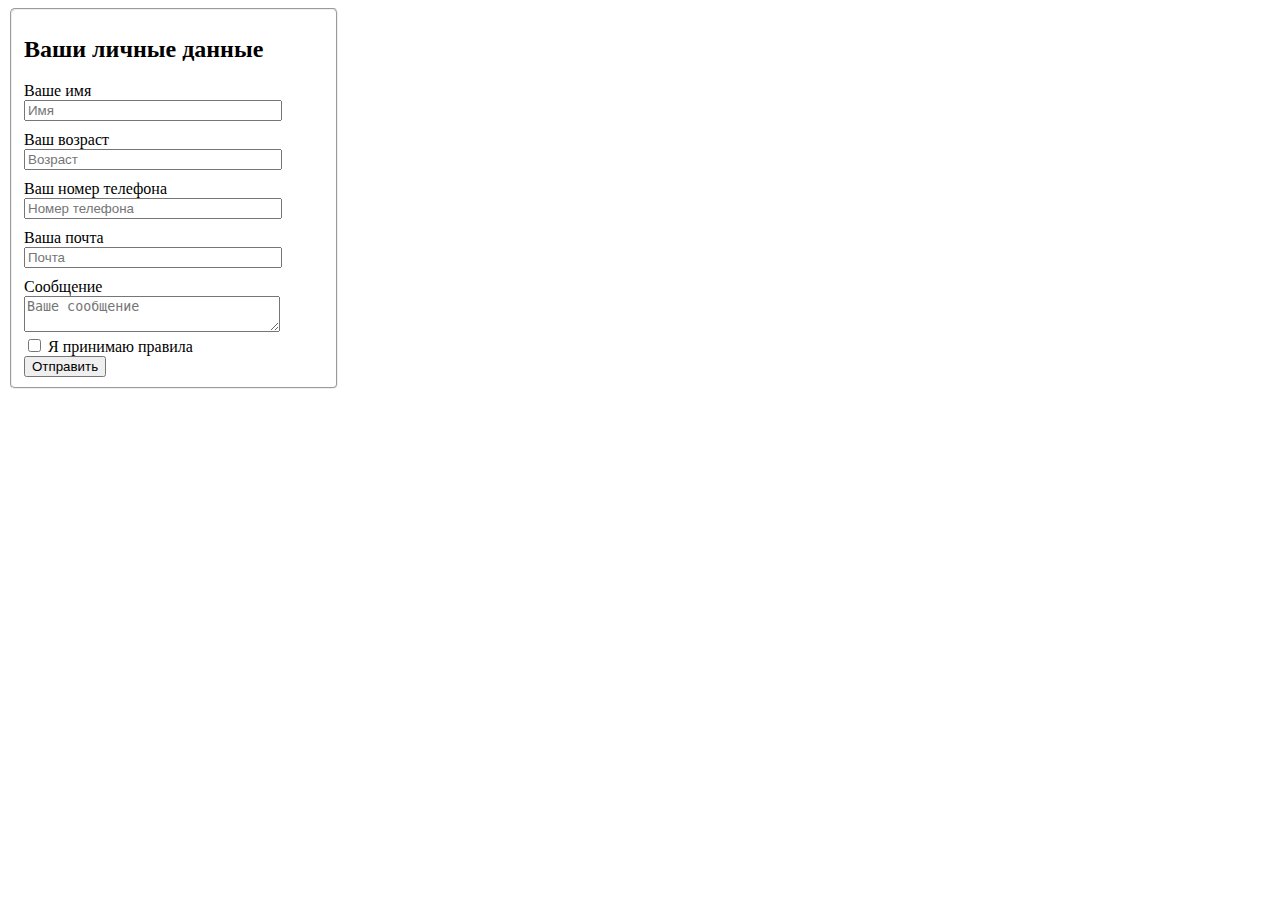
<file: form/index.html>
<!doctype html>
<html lang="ru">
<head>
    <meta charset="UTF-8" />
    <meta name="viewport" content="width=device-width, initial-scale=1.0" />
    <title>Document</title>
    <link rel="stylesheet" href="./CSS/style.css" />
</head>
<body>
    <form>
        <fieldset>
            <h2>Ваши личные данные</h2>
            <label for="name">Ваше имя</label>
            <input id="name" type="text" name="name" required placeholder="Имя">
            <label for="date">Ваш возраст</label>
            <input id="date" type="number" required placeholder="Возраст">
            <label for="tel">Ваш номер телефона</label>
            <input id="tel" type="tel" inputmode="tel" required placeholder="Номер телефона" >
            <label for="email">Ваша почта</label>
            <input id="email" type="email" required placeholder="Почта">
            <label for="text">Сообщение</label>
            <textarea name="send" id="text" required placeholder="Ваше сообщение"></textarea>
            <label for="">
            <input type="checkbox" required>
            Я принимаю правила
            </label>
            <button>Отправить</button>
        </fieldset>
    </form>
</body>
</html>
</file>
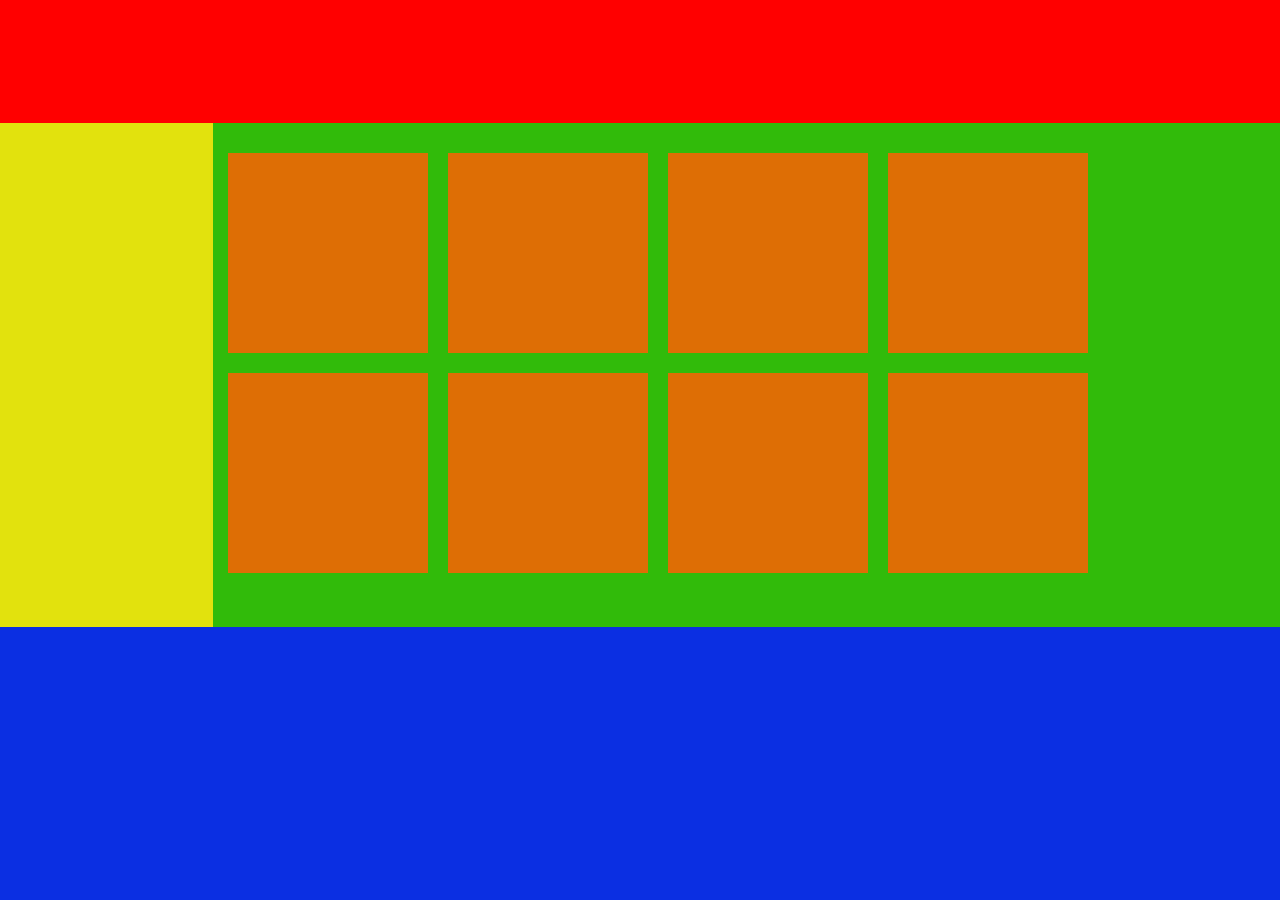
<file: grid/index.html>
<!DOCTYPE html>
<html lang="ru">
  <head>
    <meta charset="UTF-8" />
    <meta name="viewport" content="width=device-width, initial-scale=1.0" />
    <title>Grid</title>
    <link rel="stylesheet" href="./css/style.css" />
  </head>
  <body>
    <div class="wrapper">
      <header class="header"></header>
      <aside class="aside"></aside>
      <main class="main">
        <div class="container">
          <article class="article"></article>
          <article class="article"></article>
          <article class="article"></article>
          <article class="article"></article>
          <article class="article"></article>
          <article class="article"></article>
          <article class="article"></article>
          <article class="article"></article>
        </div>
      </main>
      <footer class="footer"></footer>
    </div>
  </body>
</html>
</file>
<file: src/style.css>
*{padding: 0;margin: 0;border: 0;}
*,*:before,*:after{-webkit-box-sizing: border-box;box-sizing: border-box;}
:focus,:active{outline: none;}
a:focus,a:active{outline: none;}
nav,footer,header,aside{display: block;}
html,body{
    height:100%;width:100%;
    font-size:100%;line-height:1;-ms-text-size-adjust:100%;-moz-text-size-adjust:100%;-webkit-text-size-adjust:100%;}
input,button,textarea{font-family:inherit;}
input::-ms-clear{display: none;}
button{cursor: pointer;}
button::-moz-focus-inner{padding:0;border:0;}
a,a:visited{text-decoration: none;}
a:hover{text-decoration: none;}
ul li{list-style: none;}
img{vertical-align: top;}
h1,h2,h3,h4,h5,h6{font-size:inherit;font-weight: inherit;}
a{color:inherit;}



body {
    font-family: "Montserrat",SansSerif;
    color: black;
}

body.overflow {
    overflow: hidden;
}



.layout {
    display: -webkit-box;
    display: -ms-flexbox;
    display: flex;
    min-height: 100vh;
}

.sidebar {
    padding: 40px 24px 40px 0;
    -ms-flex-negative: 0;
    flex-shrink: 0;
    background-color: white;
}



.content {
    -webkit-box-flex: 1;
    -ms-flex-positive: 1;
    flex-grow: 1;
    background-color: #F4F4F4;
}

.container {
    display: -webkit-box;
    display: -ms-flexbox;
    display: flex;
    -webkit-box-orient: vertical;
    -webkit-box-direction: normal;
    -ms-flex-direction: column;
    flex-direction: column;
    -webkit-box-pack: center;
    -ms-flex-pack: center;
    justify-content: center;
    -webkit-box-align: center;
    -ms-flex-align: center;
    align-items: center;
    padding: 150px 60px 80px 60px;
}


.logo {
    margin-left: 60px;
    margin-bottom: 60px;
}

.sidebar__user {
    background-color: #F4F4F4;
    padding: 20px 30px;
    margin-left: 60px;
    margin-bottom: 100px;
    border-radius: 8px;
    border: 1px solid #DADEC9;
}

.sidebar__name {
    color:#161814;
    font-size: 18px;
    font-weight: 500;
    margin-bottom: 6px;
}

.sidebar__text {
    color: #AFB1A7;
    font-size: 13px;
    font-weight: 400;
    line-height: 130%; /* 16.9px */
}

.sidebar__item {
    width: 372px;
}

.sidebar__button {
    display: -webkit-box;
    display: -ms-flexbox;
    display: flex;
    -webkit-box-align: center;
    -ms-flex-align: center;
    align-items: center;
    gap: 10px;
    padding: 20px 60px;
    margin-bottom: 12px;
    border-radius: 0px 100px 100px 0px;
    -webkit-transition: all .5s;
    -o-transition: all .5s;
    transition: all .5s;
    cursor: pointer;
    width: 90%;
    color:#161814;
    font-size: 16px;
    font-weight: 500;
}

.sidebar__button.active , .sidebar__button:hover {
    width: 100%;
    background-color: #DAF765;
}


.content__title {
    color: #161814;
    font-size: 48px;
    font-weight: 700;
    margin-bottom: 40px;
}

.content__list {
    display: -webkit-box;
    display: -ms-flexbox;
    display: flex;
    -webkit-box-align: center;
    -ms-flex-align: center;
    align-items: center;
    -ms-flex-wrap: wrap;
    flex-wrap: wrap;
    gap: 20px;
}



.content__list-item  {
    cursor: pointer;
    padding: 12px 18px;
    background-color: #fff;
    border-radius: 10px;
    border: 1px solid #DADEC9;
    -webkit-transition: all .3s;
    -o-transition: all .3s;
    transition: all .3s;
}

.content__list-item:hover,.content__list-diplom:hover {
    background-color: #AFB1A7;
}

li a {
    padding: 12px 18px;

}


.content__list-diplom {
    -webkit-transition: all .3s;
    -o-transition: all .3s;
    transition: all .3s;
    display: inline-block;
    padding: 12px 18px;
    background-color: #fff;
    border-radius: 10px;
    border: 1px solid #DADEC9;
}

.content__decor {
    display: -webkit-box;
    display: -ms-flexbox;
    display: flex;
    -webkit-box-align: center;
    -ms-flex-align: center;
    align-items: center;
}

.content__decor-text {
    color:#BEDD44;
    font-size: 36px;
    font-weight: 700;
    line-height: 110%; /* 39.6px */
}

.content__block {
    max-width: 1200px;
}

.content__block.hidden {
    display: none;
}

.content__decor-img img{
    width: 100%;
}

.burger {
    display: none;
    padding: 5px;
    position: fixed;
    top: 3%;
    right: 7%;
    width: 40px;
    height: 40px;
    background-color: #161814;
    border-radius: 50%;
    z-index: 10;
    border: 1px solid #DAF765;
}

@media (max-width: 768px) {
    .burger {
        display: block;
    }

    .sidebar {
        -webkit-transition: all .3s;
        -o-transition: all .3s;
        transition: all .3s;
        -webkit-transform: translateX(-100%);
        -ms-transform: translateX(-100%);
        transform: translateX(-100%);
        position: fixed;
        top: 0;
        left: 0;
        bottom: 0;
        z-index: 5;
    }

    .sidebar.show {
        -webkit-transform: translateX(0%);
        -ms-transform: translateX(0%);
        transform: translateX(0%);
    }

    .overlay {
        opacity: 0;
        pointer-events: none;
        -webkit-transition: all .3s;
        -o-transition: all .3s;
        transition: all .3s;
        position: absolute;
        top: 0;
        right: 0;
        left: 0;
        bottom: 0;
        z-index: 3;
        background-color: #000000e0;
    }

    .overlay.show {
        opacity: 1;
        pointer-events: all;
    }

    .container {
        padding: 40px 20px;
        min-height: 100%;
    }

    .content__decor {
        margin-top: 20px;
        -webkit-box-orient: vertical;
        -webkit-box-direction: normal;
        -ms-flex-direction: column;
        flex-direction: column;
    }
}

@media (max-width: 400px) {
    .sidebar__user {
        margin-left: 0;
    }
}
</file>
<file: Easy CSS/css/style.css>
body {
    font-size: 40px;
}

*{
    box-sizing: border-box;
}

.block{
    background: rgba(150, 197, 235, 0.993);
    overflow: auto;
    max-width: 2000px;
    min-width: 500px;
    max-height: 1000px;
    min-height: 500px;
    border: 1px solid #000;
    border-radius: 30px 0 0 30px;
}
.border{
    padding: 50px;
    margin: 10px;
    background: rgba(192, 127, 127, 0.493);
    display: inline-block;
    width: 600px;
    height: 600px;
    border-radius: 50px;
    box-shadow: inset 1px 1px 10px;
}
</file>
<file: fit-studio-b/css/fonts.css>
@font-face {
  font-family: "Ubuntu";
  src: local("Ubuntu"), url("../fonts/UbuntuLight.woff2") format("woff2");
  font-weight: 300;
  font-style: normal;
  font-display: swap;
}

@font-face {
  font-family: "Ubuntu";
  src: local("Ubuntu"), url("../fonts/UbuntuRegular.woff2") format("woff2");
  font-weight: 400;
  font-style: normal;
  font-display: swap;
}

@font-face {
  font-family: "Ubuntu";
  src: local("Ubuntu"), url("../fonts/UbuntuMedium.woff2") format("woff2");
  font-weight: 500;
  font-style: normal;
  font-display: swap;
}

@font-face {
  font-family: "Oswald";
  src: local("Oswald"), url("../fonts/OswaldMedium.woff2") format("woff2");
  font-weight: 500;
  font-style: normal;
  font-display: swap;
}

@font-face {
  font-family: "Oswald";
  src: local("Oswald"), url("../fonts/OswaldSemiBold.woff2") format("woff2");
  font-weight: 600;
  font-style: normal;
  font-display: swap;
}
</file>
<file: fit-studio-b/css/globals.css>
html {
  font-family: Ubuntu, sans-serif;
  font-weight: 400;
}

body *,
*::before,
*::after {
  -webkit-box-sizing: border-box;
  box-sizing: border-box;
}

body {
  display: -webkit-box;
  display: -ms-flexbox;
  display: flex;
  -webkit-box-orient: vertical;
  -webkit-box-direction: normal;
  -ms-flex-direction: column;
  flex-direction: column;
  min-width: 375px;
  min-height: 100vh;
}

h1,
h2,
h3,
h4,
h5,
h6,
p {
  margin: 0;
}

a {
  text-decoration: none;
}

img {
  max-width: 100%;
  height: auto;
  -o-object-fit: cover;
  object-fit: cover;
}

a,
button {
  outline: none;
}

.container {
  max-width: 1250px;
  margin: 0 auto;
  padding: 0 15px;
}

.text {
  font-weight: 400;
  font-size: 16px;
  line-height: 130%;
  color: #535755;
}

.button {
  display: inline-block;
  padding: 19px 32px;
  font-weight: 500;
  font-size: 15px;
  line-height: 130%;
  letter-spacing: 0.02em;
  text-transform: uppercase;
  text-align: center;
  color: #fff;
  background-color: #3596ed;
  -webkit-transition:
    opacity 0.2s,
    background-color 0.2s;
  -o-transition:
    opacity 0.2s,
    background-color 0.2s;
  transition:
    opacity 0.2s,
    background-color 0.2s;
}

.button:hover {
  opacity: 0.85;
}

.button:not(:disabled):active {
  background-color: #2b7fc9;
}

.button:disabled {
  opacity: 0.65;
  cursor: default;
}

.section {
  margin-bottom: 140px;
}

.title-large {
  font-size: 48px;
  max-width: 596px;
  margin-bottom: 40px;
  font-family: "Oswald", sans-serif;
  font-weight: 600;
  line-height: 115%;
  text-transform: uppercase;
  color: #2c332f;
}

.title-medium {
  font-family: "Oswald", sans-serif;
  font-weight: 500;
  font-size: 24px;
  line-height: 115%;
  text-transform: uppercase;
  color: #2c332f;
}

.text-sub {
  font-weight: 300;
  font-size: 14px;
  letter-spacing: 0.04em;
  text-transform: uppercase;
  text-align: right;
  color: #858e8a;
}

.decor::before {
  content: "";
  position: absolute;
  z-index: -1;
  width: calc(50% - 250px);
  height: 48px;
  background: url(../images/decor-icon.svg) repeat-x;
}

a:focus-visible,
button:focus-visible,
summary:focus-visible {
  outline: 2px solid #3596ed;
  outline-offset: 1px;
}

@media (width <= 992px) {
  .container {
    max-width: 768px;
  }
}

@media (width <= 768px) {
  .container {
    max-width: 576px;
  }

  .title-large {
    font-size: 40px;
  }

  .home-page .title-large {
    text-align: center;
    max-width: inherit;
    margin-bottom: 30px;
  }

  .title-medium {
    font-size: 22px;
  }
}

@media (width <= 576px) {
  .section {
    margin-bottom: 80px;
  }
  .title-large {
    font-size: 34px;
  }
  .title-medium {
    font-size: 14px;
  }
}
</file>
<file: fit-studio-b/css/header.css>
.header__inner {
  display: -webkit-box;
  display: -ms-flexbox;
  display: flex;
  -webkit-box-pack: justify;
  -ms-flex-pack: justify;
  justify-content: space-between;
  -webkit-box-align: center;
  -ms-flex-align: center;
  align-items: center;
  gap: 10px;
  padding-top: 30px;
  padding-bottom: 30px;
  border-bottom: 1px solid #d3cbd9;
}

.phone {
  text-align: right;
}

.header__phone-text {
  margin-bottom: 8px;
}

.header__phone-link {
  font-weight: 500;
  font-size: 18px;
  color: #2c332f;
  -webkit-transition: color 0.2s;
  -o-transition: color 0.2s;
  transition: color 0.2s;
}

.header__phone-link:hover {
  color: #3596ed;
}
</file>
<file: fit-studio-b/css/index.css>
.hero {
  position: relative;
  padding-top: 80px;
}

.hero::before {
  bottom: 106px;
  width: 100%;
}

.hero__container {
  display: -webkit-box;
  display: -ms-flexbox;
  display: flex;
  gap: 28px;
}

.hero__title {
  margin-bottom: 40px;
  font-family: Oswald, sans-serif;
  font-weight: 600;
  font-size: 62px;
  line-height: 115%;
  text-transform: uppercase;
  color: #2c332f;
}

.hero__title-accent {
  font-weight: 600;
  color: #3596ed;
}

.hero__info {
  max-width: 492px;
}

.hero__info .text {
  max-width: 440px;
  margin-bottom: 140px;
}

.hero__images {
  position: relative;
  display: -webkit-box;
  display: -ms-flexbox;
  display: flex;
}

.hero__img{
  width: 347px;
  height: 513px;
}

.hero__img--man{
  width: 353px;
}

.hero__choose {
  position: absolute;
  top: 40px;
  left: 50%;
  -webkit-transform: translateX(-50%);
  -ms-transform: translateX(-50%);
  transform: translateX(-50%);
  max-width: 161px;
  border: 1px solid #535755;
  padding: 22px;
  background: rgba(255, 255, 255, 0.9);
  text-align: center;
}

.news {
  margin-bottom: 140px;
}

.news__container {
  display: -webkit-box;
  display: -ms-flexbox;
  display: flex;
  gap: 28px;
}

.news__article {
  display: -webkit-box;
  display: -ms-flexbox;
  display: flex;
  -webkit-box-orient: vertical;
  -webkit-box-direction: normal;
  -ms-flex-direction: column;
  flex-direction: column;
  max-width: 284px;
  -webkit-box-flex: 1;
  -ms-flex: 1 1 25%;
  flex: 1 1 25%;
  background-color: #fff;
  border: 1px solid #d3cbd9;
  overflow: hidden;
}

.news_img {
  display: block;
}

.news__info {
  padding: 20px 20px 0;
  margin-bottom: 12px;
}

.news__date {
  display: inline-block;
  margin-bottom: 8px;
}

.news__article footer {
  padding: 0 20px 20px;
  margin-top: auto;
}

.news__link {
  display: -webkit-inline-box;
  display: -ms-inline-flexbox;
  display: inline-flex;
  -webkit-box-align: center;
  -ms-flex-align: center;
  align-items: center;
  gap: 8px;
  font-weight: 400;
  font-size: 16px;
  line-height: 130%;
  color: #3596ed;
}

.news__link::after {
  content: "";
  display: inline-block;
  width: 22px;
  height: 9px;
  background-image: url(../images/arrow-right-icon.svg);
  -webkit-transition: -webkit-transform 0.2s;
  transition: -webkit-transform 0.2s;
  -o-transition: transform 0.2s;
  transition: transform 0.2s;
  transition:
    transform 0.2s,
    -webkit-transform 0.2s;
}

.news__link:hover::after {
  -webkit-transform: translateX(5px);
  -ms-transform: translateX(5px);
  transform: translateX(5px);
}

.faq {
  position: relative;
}

.faq::before {
  top: 215px;
}

.faq__container {
  display: -webkit-box;
  display: -ms-flexbox;
  display: flex;
  gap: 28px;
  align-items: flex-start;
}

.faq__details {
  margin-bottom: 20px;
  border-block: 1px solid #d3cbd9;
}

.faq__details:last-child {
  margin-bottom: 0;
}

.faq__details[open] .faq__summary::after {
  -webkit-transform: rotate(180deg);
  -ms-transform: rotate(180deg);
  transform: rotate(180deg);
}

.faq__summary {
  display: -webkit-box;
  display: -ms-flexbox;
  display: flex;
  -webkit-box-align: center;
  -ms-flex-align: center;
  align-items: center;
  -webkit-box-pack: justify;
  -ms-flex-pack: justify;
  justify-content: space-between;
  gap: 10px;
  list-style: none;
  padding: 20px;
  cursor: pointer;
}

.faq__summary::after {
  content: "";
  display: inline-block;
  -ms-flex-negative: 0;
  flex-shrink: 0;
  width: 17px;
  height: 22px;
  background: url(../images/arrow-down.icon.svg) no-repeat center / cover;
}

.faq__summary::-webkit-details-marker {
  display: none;
}

.faq__details > .faq__text {
  padding: 0 20px 20px;
}

@media (width <= 1440px) {
  .hero-img {
    width: 50%;
  }
}

@media (width <= 992px) {
  .hero__container {
    -webkit-box-orient: vertical;
    -webkit-box-direction: normal;
    -ms-flex-direction: column;
    flex-direction: column;
    -webkit-box-align: center;
    -ms-flex-align: center;
    align-items: center;
  }

  .hero::after {
    display: none;
  }

  .hero__info {
    text-align: center;
  }

  .hero__title {
    font-size: 52px;
    margin-bottom: 30px;
  }

  .hero__info .text {
    max-width: inherit;
    margin-bottom: 30px;
  }

  .news__container {
    -ms-flex-wrap: wrap;
    flex-wrap: wrap;
    -webkit-box-pack: center;
    -ms-flex-pack: center;
    justify-content: center;
    gap: 20px;
  }

  .news__article {
    -ms-flex-preferred-size: 50%;
    flex-basis: 50%;
    max-width: 350px;
  }

  .news__img {
    width: 100%;
  }

  .faq::before {
    display: none;
  }

  .faq__container {
    -webkit-box-orient: vertical;
    -webkit-box-direction: reverse;
    -ms-flex-direction: column-reverse;
    flex-direction: column-reverse;
    -webkit-box-align: center;
    -ms-flex-align: center;
    align-items: center;
  }
}

@media (width <= 768px) {
  .hero__title {
    font-size: 50px;
  }
  .news__article {
    -ms-flex-preferred-size: 100%;
    flex-basis: 100%;
    max-width: 400px;
  }
}

@media (width <= 576px) {
  .hero {
    padding-top: 60px;
  }

  .hero__title {
    font-size: 42px;
  }

  .hero__info {
    max-width: 410px;
  }

  .hero__choose {
    max-width: 125px;
    padding: 10px;
    font-size: 14px;
  }
}
</file>
<file: fit-studio-b/css/footer.css>
.footer {
  padding: 60px 0 40px;
  margin-top: auto;
  background: -webkit-gradient(
    linear,
    left top,
    right top,
    from(rgba(73, 169, 255, 0.2)),
    to(rgba(252, 124, 217, 0.2))
  );
  background: -o-linear-gradient(
    left,
    rgba(73, 169, 255, 0.2) 0%,
    rgba(252, 124, 217, 0.2) 100%
  );
  background: linear-gradient(
    90deg,
    rgba(73, 169, 255, 0.2) 0%,
    rgba(252, 124, 217, 0.2) 100%
  );
  text-align: center;
}

.footer__top {
  padding-bottom: 40px;
  margin-bottom: 40px;
  border-bottom: 1px solid #d3cbd9;
}

.footer__logo {
  display: inline-block;
  margin-bottom: 40px;
}

.footer__list {
  display: -webkit-box;
  display: -ms-flexbox;
  display: flex;
  -webkit-box-pack: center;
  -ms-flex-pack: center;
  justify-content: center;
  -webkit-box-align: center;
  -ms-flex-align: center;
  align-items: center;
  gap: 60px;
  list-style: none;
  margin: 0;
  padding: 0;
}

.footer__link {
  font-weight: 400;
  font-size: 16px;
  line-height: 130%;
  color: #535755;
  -webkit-transition: color 0.2s;
  -o-transition: color 0.2s;
  transition: color 0.2s;
}

.footer__link:hover {
  color: #3596ed;
}

.footer__copyright {
  font-weight: 400;
  font-size: 14px;
  letter-spacing: 0.04em;
  color: #858e8a;
}

/* 
1200px
992px
768px
576px
375px
*/

@media (max-width: 768px) {
  .footer__list {
    -webkit-box-orient: vertical;
    -webkit-box-direction: normal;
    -ms-flex-direction: column;
    flex-direction: column;
    gap: 25px;
  }
}

@media (max-width: 576px) {
  .footer {
    padding-top: 40px;
  }
}
</file>
<file: fit-studio-hf/css/fonts.css>
@font-face {
  font-family: "Ubuntu";
  src: local("Ubuntu"), url("../fonts/UbuntuLight.woff2") format("woff2");
  font-weight: 300;
  font-style: normal;
  font-display: swap;
}

@font-face {
  font-family: "Ubuntu";
  src: local("Ubuntu"), url("../fonts/UbuntuRegular.woff2") format("woff2");
  font-weight: 400;
  font-style: normal;
  font-display: swap;
}

@font-face {
  font-family: "Ubuntu";
  src: local("Ubuntu"), url("../fonts/UbuntuMedium.woff2") format("woff2");
  font-weight: 500;
  font-style: normal;
  font-display: swap;
}

@font-face {
  font-family: "Oswald";
  src: local("Oswald"), url("../fonts/OswaldMedium.woff2") format("woff2");
  font-weight: 500;
  font-style: normal;
  font-display: swap;
}

@font-face {
  font-family: "Oswald";
  src: local("Oswald"), url("../fonts/OswaldSemiBold.woff2") format("woff2");
  font-weight: 600;
  font-style: normal;
  font-display: swap;
}
</file>
<file: fit-studio-hf/css/globals.css>
html {
  font-family: Ubuntu, sans-serif;
  font-weight: 400;
}

body *,
*::before,
*::after {
  box-sizing: border-box;
}

body{
  display: flex;
  flex-direction: column;
  min-height: 100vh;
}

h1,
h2,
h3,
h4,
h5,
h6,
p {
  margin: 0;
}

a{
    text-decoration: none;
}

.container {
  max-width: 1250px;
  margin: 0 auto;
  padding: 0 15px;
}
</file>
<file: fit-studio-hf/css/header.css>
.header-inner {
  display: flex;
  justify-content: space-between;
  align-items: center;
  gap: 10px;
  padding-top: 30px;
  padding-bottom: 30px;
  border-bottom: 1px solid #d3cbd9;
}

.phone {
  font-weight: 300;
  font-size: 14px;
  letter-spacing: 0.04em;
  text-transform: uppercase;
  text-align: right;
  color: #858e8a;
}

.phone p{
    margin-bottom: 8px;
}

.phone-link {
  font-weight: 500;
  font-size: 18px;
  color: #2c332f;
  transition: color 0.2s;
}

.phone a:hover{
    color: #3596ed;
}
</file>
<file: fit-studio-hf/css/index.css>
.hero {
  position: relative;
  padding-top: 80px;
}

.hero::before {
  bottom: 106px;
  width: 100%;
}

.hero-container {
  display: -webkit-box;
  display: -ms-flexbox;
  display: flex;
  gap: 28px;
}

.hero h1 {
  margin-bottom: 40px;
  font-family: Oswald, sans-serif;
  font-weight: 600;
  font-size: 62px;
  line-height: 115%;
  text-transform: uppercase;
  color: #2c332f;
}

.hero h1 strong {
  font-weight: 600;
  color: #3596ed;
}

.hero-info {
  max-width: 492px;
}

.hero-info .text {
  max-width: 440px;
  margin-bottom: 140px;
}

.hero-images {
  position: relative;
  display: -webkit-box;
  display: -ms-flexbox;
  display: flex;
}

.hero-choose {
  position: absolute;
  top: 40px;
  left: 50%;
  -webkit-transform: translateX(-50%);
  -ms-transform: translateX(-50%);
  transform: translateX(-50%);
  max-width: 161px;
  border: 1px solid #535755;
  padding: 22px;
  background: rgba(255, 255, 255, 0.9);
  text-align: center;
}

.news {
  margin-bottom: 140px;
}

.news-container {
  display: -webkit-box;
  display: -ms-flexbox;
  display: flex;
  gap: 28px;
}

.news-article {
  display: -webkit-box;
  display: -ms-flexbox;
  display: flex;
  -webkit-box-orient: vertical;
  -webkit-box-direction: normal;
  -ms-flex-direction: column;
  flex-direction: column;
  max-width: 284px;
  -webkit-box-flex: 1;
  -ms-flex: 1 1 25%;
  flex: 1 1 25%;
  background-color: #fff;
  border: 1px solid #d3cbd9;
  overflow: hidden;
}

.news-article img {
  display: block;
}

.news-info {
  padding: 20px 20px 0;
  margin-bottom: 12px;
}

.news-date {
  display: inline-block;
  margin-bottom: 8px;
}

.news-article footer {
  padding: 0 20px 20px;
  margin-top: auto;
}

.news-link {
  display: -webkit-inline-box;
  display: -ms-inline-flexbox;
  display: inline-flex;
  -webkit-box-align: center;
  -ms-flex-align: center;
  align-items: center;
  gap: 8px;
  font-weight: 400;
  font-size: 16px;
  line-height: 130%;
  color: #3596ed;
}

.news-link::after {
  content: "";
  display: inline-block;
  width: 22px;
  height: 9px;
  background-image: url(../images/arrow-right-icon.svg);
  -webkit-transition: -webkit-transform 0.2s;
  transition: -webkit-transform 0.2s;
  -o-transition: transform 0.2s;
  transition: transform 0.2s;
  transition:
    transform 0.2s,
    -webkit-transform 0.2s;
}

.news-link:hover::after {
  -webkit-transform: translateX(5px);
  -ms-transform: translateX(5px);
  transform: translateX(5px);
}

.faq {
  position: relative;
}

.faq::before {
  top: 215px;
}

.faq-container {
  display: -webkit-box;
  display: -ms-flexbox;
  display: flex;
  gap: 28px;
  align-items: flex-start;
}

details {
  margin-bottom: 20px;
  border-block: 1px solid #d3cbd9;
}

details:last-child {
  margin-bottom: 0;
}

details[open] summary::after {
  -webkit-transform: rotate(180deg);
  -ms-transform: rotate(180deg);
  transform: rotate(180deg);
}

summary {
  display: -webkit-box;
  display: -ms-flexbox;
  display: flex;
  -webkit-box-align: center;
  -ms-flex-align: center;
  align-items: center;
  -webkit-box-pack: justify;
  -ms-flex-pack: justify;
  justify-content: space-between;
  gap: 10px;
  list-style: none;
  padding: 20px;
  cursor: pointer;
}

summary::after {
  content: "";
  display: inline-block;
  -ms-flex-negative: 0;
  flex-shrink: 0;
  width: 17px;
  height: 22px;
  background: url(../images/arrow-down.icon.svg) no-repeat center / cover;
}

summary::-webkit-details-marker {
  display: none;
}

details > p {
  padding: 0 20px 20px;
}

@media (width <= 1440px) {
  .hero-images img {
    width: 50%;
  }
}

@media (width <= 992px) {
  .hero-container {
    -webkit-box-orient: vertical;
    -webkit-box-direction: normal;
    -ms-flex-direction: column;
    flex-direction: column;
    -webkit-box-align: center;
    -ms-flex-align: center;
    align-items: center;
  }

  .hero::after {
    display: none;
  }

  .hero-info {
    text-align: center;
  }

  .hero h1 {
    font-size: 52px;
    margin-bottom: 30px;
  }

  .hero-info .text {
    max-width: inherit;
    margin-bottom: 30px;
  }

  .news-container {
    -ms-flex-wrap: wrap;
    flex-wrap: wrap;
    -webkit-box-pack: center;
    -ms-flex-pack: center;
    justify-content: center;
    gap: 20px;
  }

  .news-article {
    -ms-flex-preferred-size: 50%;
    flex-basis: 50%;
    max-width: 350px;
  }

  .news-article img {
    width: 100%;
  }

  .faq::before {
    display: none;
  }

  .faq-container {
    -webkit-box-orient: vertical;
    -webkit-box-direction: reverse;
    -ms-flex-direction: column-reverse;
    flex-direction: column-reverse;
    -webkit-box-align: center;
    -ms-flex-align: center;
    align-items: center;
  }
}

@media (width <= 768px) {
  .hero h1 {
    font-size: 50px;
  }
  .news-article {
    -ms-flex-preferred-size: 100%;
    flex-basis: 100%;
    max-width: 400px;
  }
}

@media (width <= 576px) {
  .hero {
    padding-top: 60px;
  }

  .hero h1 {
    font-size: 42px;
  }

  .hero-info {
    max-width: 410px;
  }

  .hero-choose {
    max-width: 125px;
    padding: 10px;
    font-size: 14px;
  }
}
</file>
<file: fit-studio-hf/css/footer.css>
.footer {
  padding: 60px 0 40px;
  margin-top: auto;
  background: -webkit-gradient(
    linear,
    left top,
    right top,
    from(rgba(73, 169, 255, 0.2)),
    to(rgba(252, 124, 217, 0.2))
  );
  background: -o-linear-gradient(
    left,
    rgba(73, 169, 255, 0.2) 0%,
    rgba(252, 124, 217, 0.2) 100%
  );
  background: linear-gradient(
    90deg,
    rgba(73, 169, 255, 0.2) 0%,
    rgba(252, 124, 217, 0.2) 100%
  );
  text-align: center;
}

.footer-top {
  padding-bottom: 40px;
  margin-bottom: 40px;
  border-bottom: 1px solid #d3cbd9;
}

.footer-logo {
  display: inline-block;
  margin-bottom: 40px;
}

.menu ul {
  display: -webkit-box;
  display: -ms-flexbox;
  display: flex;
  -webkit-box-pack: center;
  -ms-flex-pack: center;
  justify-content: center;
  -webkit-box-align: center;
  -ms-flex-align: center;
  align-items: center;
  gap: 60px;
  list-style: none;
  margin: 0;
  padding: 0;
}

.menu a {
  font-weight: 400;
  font-size: 16px;
  line-height: 130%;
  color: #535755;
  -webkit-transition: color 0.2s;
  -o-transition: color 0.2s;
  transition: color 0.2s;
}

.menu a:hover {
  color: #3596ed;
}

.copyright {
  font-weight: 400;
  font-size: 14px;
  letter-spacing: 0.04em;
  color: #858e8a;
}

/* 
1200px
992px
768px
576px
375px
*/

@media (max-width: 768px) {
  .menu ul {
    -webkit-box-orient: vertical;
    -webkit-box-direction: normal;
    -ms-flex-direction: column;
    flex-direction: column;
    gap: 25px;
  }
}

@media (max-width: 576px) {
  .footer {
    padding-top: 40px;
  }
}
</file>
<file: flex-new/css/style.css>
html {
  font-family: sans-serif;
}

body * {
  box-sizing: border-box;
}

ul {
  padding: 0;
  margin: 0;
  list-style: none;
}

li {
  display: inline-block;
}

.container {
  max-width: 1320px;
  padding: 0 15px;
  margin: 0 auto;
}

.header-container {
  display: flex;
  flex-direction: row;
  justify-content: space-between;
  border-bottom: 2px solid grey;
  max-width: 1220px;
  flex-wrap: wrap;
  align-items: center;
  padding: 10px 0 10px 0;
}

.logo {
  display: inline-block;
  width: 50px;
  height: 50px;
  background-color: black;
}

.tel {
  text-decoration: none;
}
</file>
<file: flex/css/style.css>
html{
    font-family: sans-serif;
}

body *{
    box-sizing: border-box;
}

ul{
    padding: 0;
    margin: 0;
    list-style: none;
}

li{
    display: inline-block;
}

.container
{
    max-width: 1320px;
    padding: 0 15px;
    margin: 0 auto;
}

.header-container{
    display: flex;
    flex-direction: row;
    justify-content: space-between;
    border-bottom: 2px solid grey;
    max-width: 1220px;
    flex-wrap: wrap;
    align-items: center;
    padding: 10px 0 10px 0;
}

.logo{
    display: inline-block;
    width: 50px;
    height: 50px;
    background-color: black;
}

.tel{
    text-decoration: none;
}
</file>
<file: form-new/CSS/style.css>
* {
  box-sizing: border-box;
}

body {
  display: flex;
  justify-content: center;
  align-items: center;
  font-family: sans-serif;
  min-height: 100vh;
}

.form {
  border: 1px solid #333;
  border-radius: 6px;
  max-width: 400px;
  width: 100%;
  padding: 30px;
}

.form-group {
  border: none;
  padding: 0;
}

.form-group-title {
  font-weight: 700;
  padding: 0;
  margin-bottom: 15px;
}

.label {
  display: inline-block;
  margin-bottom: 10px;
}

.textarea {
  max-height: 150px;
  min-height: 30px;
  resize: vertical;
}

.input,
.textarea {
  border: 1px solid #333;
  border-radius: 6px;
  width: 100%;
  padding: 5px 12px;
  margin-bottom: 20px;
}

.input:disabled,
.textarea:disabled {
  opacity: 0.5;
}

.checkbox-label {
  padding-left: 22px;
}

.checkbox {
  position: absolute;
  cursor: pointer;
  /* accent-color: rgb(201, 65, 167); */
  appearance: none;
  outline: none;
}

.checkbox::after {
  content: "";
  position: absolute;
  width: 16px;
  height: 16px;
  margin-left: -22px;
  border: 1px solid #333;
  border-radius: 4px;
  cursor: pointer;
}

.checkbox:checked::after {
  background:
    url(../images/check-icon.svg) no-repeat center,
    rgb(201, 65, 167);
}

.checkbox-text {
  font-size: 14px;
}

.button {
  border: none;
  border-radius: 6px;
  padding: 6px 18px;
  color: white;
  background-color: rgb(201, 65, 167);
  cursor: pointer;
  transition: opacity 0.2s;
}

.button:hover {
  opacity: 0.85;
}

.button:not(:disabled):active {
  background-color: rgb(116, 39, 96);
}

.button:disabled,
.checkbox:disabled::after {
  opacity: 0.5;
  cursor: not-allowed;
}

.input:focus-visible,
.textarea:focus-visible,
.checkbox:focus-visible::after,
.button:focus-visible {
  outline: 2px solid rgb(201, 65, 167);
  outline-offset: 1px;
}
</file>
<file: form/CSS/style.css>
fieldset{
    max-width: 300px;
    border-radius: 5px;
}

label{
    display: block;
}

#name{
    width: 250px;
    margin-bottom: 10px;
}

#date{
    width: 250px;
    margin-bottom: 10px;
}

#email{
    width: 250px;
    margin-bottom: 10px;
}

#tel{
    width: 250px;
    margin-bottom: 10px;
}

#text{
    resize: vertical;
    width: 250px;
    max-height: 200px;
    min-height: 20px;
}

#checkbox{
    cursor: pointer;
    
}

button{
    cursor: pointer;
}
</file>
<file: grid/css/style.css>
* {
  box-sizing: border-box;
}

body {
  min-width: 375px;
  margin: 0;
}

.container {
  display: grid;
  grid-template-columns: repeat(4, 200px);
  gap: 20px;
  max-width: 1280px;
  padding: 0 15px;
  margin: 0 auto;
}

.wrapper {
  display: grid;
  grid-template-columns: repeat(12, 1fr);
  min-height: 100vh;
}

.header {
  grid-column: 1/12 span;
  background-color: #f00;
  min-height: 100px;
}

.aside {
  grid-column: 1/2 span;
  background-color: #e2e20d;
}

.main {
  grid-column: 3/12 span;
  background-color: #31bb0a;
  padding-top: 30px;
  padding-bottom: 30px;
}

.article {
  background-color: #de6e05;
  min-height: 200px;
}

.footer {
  grid-column: 1/12 span;
  background-color: #0b2fe2;
  min-height: 250px;
}

@media (width <= 1200px) {
  .aside {
    grid-column: 1/3 span;
  }
  .main {
    grid-column: 4/12 span;
  }
}

@media (width <= 1170px) {
  .container {
    grid-template-columns: repeat(3, 200px);
  }
  .article {
    min-width: 150px;
  }
}

@media (width <= 898px) {
  .container {
    grid-template-columns: repeat(2, 200px);
  }
}

@media (width <= 570px) {
  body {
    min-width: 250px;
  }

  .aside {
    display: none;
  }

  .main {
    grid-column: 1/12 span;
  }

  .container {
    grid-template-columns: repeat(1, 200px);
    justify-content: center;
  }
}
</file>
<file: css/css/style.css>
.some-text{
    font-family: 'Open Sans';
    font-weight: 300;
    font-style: italic;
    line-height: 30px;
    font-size: 20px;
}

.block{
    text-decoration: line-through;
}
.slick{
    text-align: center;
    text-transform: uppercase;
}
.my{
    word-spacing: 30px;
    text-decoration: overline wavy;
    text-shadow: 1px 1px 0 purple;
}

.salt{
    letter-spacing: 5px;
    text-decoration: underline double;
}
</file>
